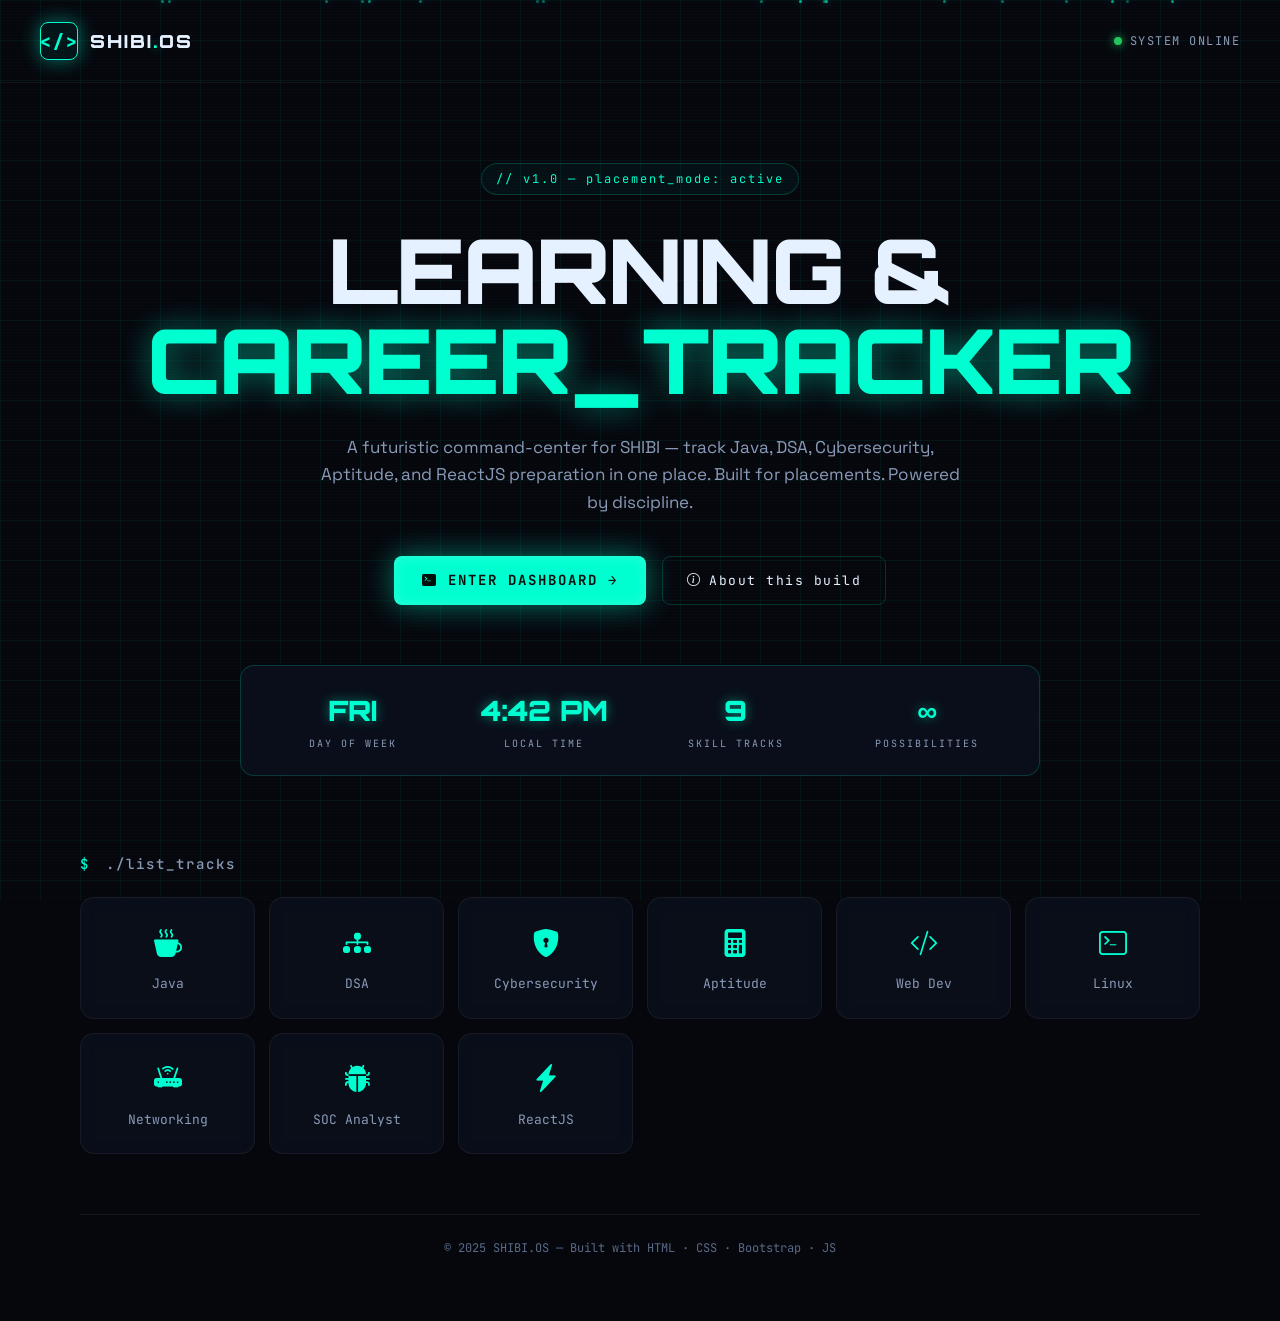
<file: index.html>
<!DOCTYPE html>
<html lang="en">
<head>
  <meta charset="UTF-8" />
  <meta name="viewport" content="width=device-width, initial-scale=1.0" />
  <title>SHIBI // Learning & Career Tracker</title>

  <!-- Bootstrap 5 (CDN) -->
  <link
    href="https://cdn.jsdelivr.net/npm/bootstrap@5.3.3/dist/css/bootstrap.min.css"
    rel="stylesheet"
  />

  <!-- Bootstrap Icons -->
  <link
    rel="stylesheet"
    href="https://cdn.jsdelivr.net/npm/bootstrap-icons@1.11.3/font/bootstrap-icons.css"
  />

  <!-- Google Fonts: JetBrains Mono (terminal) + Orbitron (display) + Inter (body fallback) -->
  <link rel="preconnect" href="https://fonts.googleapis.com" />
  <link rel="preconnect" href="https://fonts.gstatic.com" crossorigin />
  <link
    href="https://fonts.googleapis.com/css2?family=JetBrains+Mono:wght@400;500;700&family=Orbitron:wght@500;700;900&family=Space+Grotesk:wght@400;500;700&display=swap"
    rel="stylesheet"
  />

  <!-- Our custom styles -->
  <link rel="stylesheet" href="assets/css/style.css" />
</head>
<body class="landing-page">

  <!-- Animated matrix background canvas -->
  <canvas id="matrix-bg"></canvas>

  <!-- Floating particles overlay -->
  <div class="particles" id="particles"></div>

  <!-- Top nav -->
  <nav class="landing-nav">
    <div class="brand">
      <span class="brand-logo">&lt;/&gt;</span>
      <span class="brand-text">SHIBI<span class="brand-dot">.</span>OS</span>
    </div>
    <div class="nav-status">
      <span class="status-dot"></span>
      <span class="status-text">SYSTEM ONLINE</span>
    </div>
  </nav>

  <!-- Hero -->
  <main class="landing-hero">
    <div class="hero-tag">// v1.0 — placement_mode: active</div>

    <h1 class="hero-title">
      <span class="line line-1">LEARNING &amp;</span>
      <span class="line line-2">CAREER<span class="glow">_</span>TRACKER</span>
    </h1>

    <p class="hero-sub">
      A futuristic command-center for SHIBI — track Java, DSA, Cybersecurity,
      Aptitude, and ReactJS preparation in one place. Built for placements.
      Powered by discipline.
    </p>

    <div class="hero-actions">
      <a href="dashboard.html" class="btn-neon">
        <i class="bi bi-terminal-fill"></i>
        ENTER DASHBOARD
        <span class="btn-arrow">→</span>
      </a>
      <a href="#about" class="btn-ghost">
        <i class="bi bi-info-circle"></i> About this build
      </a>
    </div>

    <!-- Live stats strip -->
    <div class="hero-stats">
      <div class="hero-stat">
        <div class="hero-stat-num" id="liveDay">--</div>
        <div class="hero-stat-label">DAY OF WEEK</div>
      </div>
      <div class="hero-stat">
        <div class="hero-stat-num" id="liveTime">--:--</div>
        <div class="hero-stat-label">LOCAL TIME</div>
      </div>
      <div class="hero-stat">
        <div class="hero-stat-num">9</div>
        <div class="hero-stat-label">SKILL TRACKS</div>
      </div>
      <div class="hero-stat">
        <div class="hero-stat-num">∞</div>
        <div class="hero-stat-label">POSSIBILITIES</div>
      </div>
    </div>

    <!-- Tracks preview row -->
    <section id="about" class="tracks-preview">
      <h2 class="section-title">
        <span class="section-prompt">$</span> ./list_tracks
      </h2>
      <div class="track-grid">
        <div class="track-card"><i class="bi bi-cup-hot-fill"></i><span>Java</span></div>
        <div class="track-card"><i class="bi bi-diagram-3-fill"></i><span>DSA</span></div>
        <div class="track-card"><i class="bi bi-shield-lock-fill"></i><span>Cybersecurity</span></div>
        <div class="track-card"><i class="bi bi-calculator-fill"></i><span>Aptitude</span></div>
        <div class="track-card"><i class="bi bi-code-slash"></i><span>Web Dev</span></div>
        <div class="track-card"><i class="bi bi-terminal"></i><span>Linux</span></div>
        <div class="track-card"><i class="bi bi-router-fill"></i><span>Networking</span></div>
        <div class="track-card"><i class="bi bi-bug-fill"></i><span>SOC Analyst</span></div>
        <div class="track-card"><i class="bi bi-lightning-charge-fill"></i><span>ReactJS</span></div>
      </div>
    </section>

    <footer class="landing-footer">
      <span>&copy; 2025 SHIBI.OS — Built with HTML · CSS · Bootstrap · JS</span>
    </footer>
  </main>

  <!-- Bootstrap JS Bundle -->
  <script src="https://cdn.jsdelivr.net/npm/bootstrap@5.3.3/dist/js/bootstrap.bundle.min.js"></script>
  <!-- Our shared JS (matrix bg, particles, clock) -->
  <script src="assets/js/effects.js"></script>
  <script>
    // Live clock on landing page
    function updateClock() {
      const now = new Date();
      const days = ['SUN','MON','TUE','WED','THU','FRI','SAT'];
      document.getElementById('liveDay').textContent = days[now.getDay()];
      let h = now.getHours(), m = now.getMinutes();
      const ampm = h >= 12 ? 'PM' : 'AM';
      h = h % 12 || 12;
      document.getElementById('liveTime').textContent = `${h}:${String(m).padStart(2,'0')} ${ampm}`;
    }
    updateClock();
    setInterval(updateClock, 1000);
  </script>
</body>
</html>
</file>
<file: assets/css/style.css>
/* ==========================================================
   SHIBI.OS  —  Learning & Career Tracker
   Author: built for SHIBI's placement journey
   Theme : Futuristic cybersecurity terminal + glassmorphism
   ========================================================== */

/* ---------- 1. THEME VARIABLES ---------- */
:root {
  --bg-deep   : #05070d;
  --bg-base   : #0a0f1c;
  --bg-elev   : #0e1525;
  --bg-glass  : rgba(14, 21, 37, 0.55);
  --border    : rgba(0, 255, 208, 0.18);
  --border-soft: rgba(255, 255, 255, 0.06);

  --text      : #e6f1ff;
  --text-mute : #8a9bb8;
  --text-dim  : #5a6a85;

  --accent       : #00ffd0;        /* changeable via settings */
  --accent-glow  : rgba(0, 255, 208, 0.45);
  --accent-pink  : #ec4899;
  --accent-yellow: #facc15;
  --accent-red   : #ff4d6d;
  --accent-green : #22c55e;

  --grid-line: rgba(0, 255, 208, 0.05);

  --font-mono   : 'JetBrains Mono', ui-monospace, monospace;
  --font-display: 'Orbitron', sans-serif;
  --font-body   : 'Space Grotesk', system-ui, sans-serif;

  --shadow-glow: 0 0 20px var(--accent-glow);
  --radius     : 14px;
}

/* Light mode overrides */
body.light-mode {
  --bg-deep   : #f1f4fb;
  --bg-base   : #ffffff;
  --bg-elev   : #f7f9ff;
  --bg-glass  : rgba(255, 255, 255, 0.7);
  --border    : rgba(0, 150, 130, 0.25);
  --border-soft: rgba(0, 0, 0, 0.08);
  --text      : #0f1729;
  --text-mute : #4a5878;
  --text-dim  : #8090ac;
  --grid-line : rgba(0, 150, 130, 0.06);
}

/* ---------- 2. RESET / BASE ---------- */
* { box-sizing: border-box; }
html, body {
  margin: 0;
  padding: 0;
  background: var(--bg-deep);
  color: var(--text);
  font-family: var(--font-body);
  min-height: 100vh;
  overflow-x: hidden;
}
body::before {
  /* subtle scanlines */
  content: "";
  position: fixed; inset: 0;
  background: repeating-linear-gradient(
    to bottom,
    transparent 0,
    transparent 2px,
    rgba(255,255,255,0.012) 2px,
    rgba(255,255,255,0.012) 3px
  );
  pointer-events: none;
  z-index: 2;
}
body::after {
  /* grid */
  content: "";
  position: fixed; inset: 0;
  background-image:
    linear-gradient(var(--grid-line) 1px, transparent 1px),
    linear-gradient(90deg, var(--grid-line) 1px, transparent 1px);
  background-size: 40px 40px;
  pointer-events: none;
  z-index: 1;
}
a { color: var(--accent); text-decoration: none; }
a:hover { text-shadow: 0 0 8px var(--accent-glow); }

/* Matrix background canvas */
#matrix-bg {
  position: fixed;
  inset: 0;
  z-index: 0;
  opacity: 0.18;
  pointer-events: none;
}
body.light-mode #matrix-bg { opacity: 0.08; }

/* Particles */
.particles {
  position: fixed;
  inset: 0;
  z-index: 1;
  pointer-events: none;
  overflow: hidden;
}
.particle {
  position: absolute;
  width: 3px; height: 3px;
  background: var(--accent);
  border-radius: 50%;
  box-shadow: 0 0 8px var(--accent);
  opacity: 0.5;
  animation: floatUp linear infinite;
}
@keyframes floatUp {
  0%   { transform: translateY(100vh) scale(0.5); opacity: 0; }
  10%  { opacity: 0.6; }
  90%  { opacity: 0.6; }
  100% { transform: translateY(-10vh) scale(1); opacity: 0; }
}

/* ---------- 3. LANDING PAGE ---------- */
.landing-page { position: relative; }

.landing-nav {
  position: relative;
  z-index: 5;
  display: flex;
  justify-content: space-between;
  align-items: center;
  padding: 22px 40px;
  border-bottom: 1px solid var(--border-soft);
}
.brand {
  display: flex; align-items: center; gap: 12px;
  font-family: var(--font-display);
  font-weight: 900;
  font-size: 18px;
  letter-spacing: 2px;
}
.brand-logo {
  display: inline-flex; align-items: center; justify-content: center;
  width: 38px; height: 38px;
  border: 1px solid var(--accent);
  background: rgba(0,255,208,0.06);
  border-radius: 8px;
  font-family: var(--font-mono);
  color: var(--accent);
  box-shadow: var(--shadow-glow);
}
.brand-text { color: var(--text); }
.brand-dot  { color: var(--accent); text-shadow: 0 0 10px var(--accent); }

.nav-status {
  display: flex; align-items: center; gap: 8px;
  font-family: var(--font-mono);
  font-size: 12px;
  letter-spacing: 1.5px;
  color: var(--text-mute);
}
.status-dot {
  width: 8px; height: 8px;
  background: var(--accent-green);
  border-radius: 50%;
  box-shadow: 0 0 10px var(--accent-green);
  animation: pulseDot 2s ease-in-out infinite;
}
@keyframes pulseDot {
  0%,100% { opacity: 1; }
  50%     { opacity: 0.4; }
}

.landing-hero {
  position: relative;
  z-index: 5;
  max-width: 1200px;
  margin: 0 auto;
  padding: 80px 40px 40px;
  text-align: center;
}
.hero-tag {
  display: inline-block;
  font-family: var(--font-mono);
  font-size: 12px;
  letter-spacing: 2px;
  color: var(--accent);
  padding: 6px 14px;
  border: 1px solid var(--border);
  border-radius: 30px;
  background: rgba(0,255,208,0.04);
  margin-bottom: 30px;
}
.hero-title {
  font-family: var(--font-display);
  font-weight: 900;
  font-size: clamp(2.5rem, 7vw, 6rem);
  line-height: 1;
  letter-spacing: -2px;
  margin: 0 0 30px;
}
.hero-title .line { display: block; }
.hero-title .line-1 { color: var(--text); }
.hero-title .line-2 {
  color: var(--accent);
  text-shadow: 0 0 30px var(--accent-glow);
}
.glow {
  display: inline-block;
  animation: blink 1s steps(2) infinite;
}
@keyframes blink { 0%,100%{opacity:1;} 50%{opacity:0;} }

.hero-sub {
  max-width: 640px;
  margin: 0 auto 40px;
  font-size: 17px;
  color: var(--text-mute);
  line-height: 1.6;
}

.hero-actions {
  display: flex; gap: 16px; flex-wrap: wrap; justify-content: center;
  margin-bottom: 60px;
}

.btn-neon {
  display: inline-flex; align-items: center; gap: 10px;
  font-family: var(--font-mono);
  font-weight: 700;
  font-size: 14px;
  letter-spacing: 2px;
  padding: 14px 28px;
  background: var(--accent);
  color: #03110d;
  border: none;
  border-radius: 8px;
  box-shadow: 0 0 30px var(--accent-glow), inset 0 0 12px rgba(255,255,255,0.2);
  cursor: pointer;
  transition: transform .2s, box-shadow .2s;
}
.btn-neon:hover {
  transform: translateY(-2px);
  box-shadow: 0 0 50px var(--accent), inset 0 0 16px rgba(255,255,255,0.3);
  color: #03110d;
}
.btn-neon .btn-arrow { transition: transform .2s; }
.btn-neon:hover .btn-arrow { transform: translateX(4px); }

.btn-ghost {
  display: inline-flex; align-items: center; gap: 8px;
  font-family: var(--font-mono);
  font-size: 13px;
  letter-spacing: 1.5px;
  padding: 14px 24px;
  background: transparent;
  color: var(--text);
  border: 1px solid var(--border);
  border-radius: 8px;
  cursor: pointer;
  transition: background .2s, border-color .2s;
}
.btn-ghost:hover {
  background: rgba(0,255,208,0.06);
  border-color: var(--accent);
  color: var(--accent);
}

/* Hero stats strip */
.hero-stats {
  display: grid;
  grid-template-columns: repeat(4, 1fr);
  gap: 16px;
  max-width: 800px;
  margin: 0 auto 80px;
  padding: 24px;
  background: var(--bg-glass);
  backdrop-filter: blur(12px);
  -webkit-backdrop-filter: blur(12px);
  border: 1px solid var(--border);
  border-radius: var(--radius);
}
.hero-stat { text-align: center; }
.hero-stat-num {
  font-family: var(--font-display);
  font-size: 28px;
  font-weight: 900;
  color: var(--accent);
  text-shadow: 0 0 12px var(--accent-glow);
}
.hero-stat-label {
  font-family: var(--font-mono);
  font-size: 10px;
  letter-spacing: 2px;
  color: var(--text-mute);
  margin-top: 4px;
}

.section-title {
  font-family: var(--font-mono);
  font-size: 14px;
  letter-spacing: 2px;
  color: var(--text-mute);
  margin-bottom: 24px;
  text-align: left;
}
.section-prompt { color: var(--accent); margin-right: 6px; }

.tracks-preview { margin-top: 40px; text-align: left; }
.track-grid {
  display: grid;
  grid-template-columns: repeat(auto-fill, minmax(150px, 1fr));
  gap: 14px;
}
.track-card {
  display: flex; flex-direction: column; align-items: center; gap: 10px;
  padding: 24px 12px;
  background: var(--bg-glass);
  backdrop-filter: blur(10px);
  border: 1px solid var(--border-soft);
  border-radius: var(--radius);
  font-family: var(--font-mono);
  font-size: 13px;
  color: var(--text-mute);
  transition: all .25s;
  cursor: default;
}
.track-card i { font-size: 28px; color: var(--accent); }
.track-card:hover {
  transform: translateY(-4px);
  border-color: var(--accent);
  background: rgba(0,255,208,0.05);
  color: var(--text);
  box-shadow: var(--shadow-glow);
}

.landing-footer {
  margin-top: 60px;
  padding: 24px 0;
  text-align: center;
  font-family: var(--font-mono);
  font-size: 12px;
  color: var(--text-dim);
  border-top: 1px solid var(--border-soft);
}

/* ---------- 4. DASHBOARD LAYOUT ---------- */
.dashboard-page {
  display: grid;
  grid-template-columns: 240px 1fr;
  min-height: 100vh;
}

/* ===== SIDEBAR ===== */
.sidebar {
  position: sticky;
  top: 0;
  height: 100vh;
  z-index: 10;
  background: rgba(5, 7, 13, 0.85);
  backdrop-filter: blur(20px);
  -webkit-backdrop-filter: blur(20px);
  border-right: 1px solid var(--border);
  display: flex;
  flex-direction: column;
  padding: 22px 16px;
}
body.light-mode .sidebar { background: rgba(255,255,255,0.9); }

.sidebar-header {
  display: flex; align-items: center; gap: 10px;
  font-family: var(--font-display);
  font-weight: 900;
  font-size: 15px;
  letter-spacing: 2px;
  padding: 0 8px 22px;
  border-bottom: 1px solid var(--border-soft);
  margin-bottom: 14px;
}
.sidebar-nav {
  display: flex; flex-direction: column; gap: 4px;
  flex: 1;
  overflow-y: auto;
}
.sidebar-nav::-webkit-scrollbar { width: 4px; }
.sidebar-nav::-webkit-scrollbar-thumb { background: var(--border); border-radius: 4px; }

.nav-link {
  display: flex; align-items: center; gap: 12px;
  padding: 11px 14px;
  font-family: var(--font-mono);
  font-size: 13px;
  color: var(--text-mute);
  border-radius: 8px;
  transition: all .2s;
  border-left: 2px solid transparent;
}
.nav-link i { font-size: 16px; width: 20px; text-align: center; }
.nav-link:hover {
  background: rgba(0,255,208,0.04);
  color: var(--text);
}
.nav-link.active {
  color: var(--accent);
  background: rgba(0,255,208,0.08);
  border-left-color: var(--accent);
  box-shadow: inset 0 0 20px rgba(0,255,208,0.06);
}
.sidebar-footer {
  padding-top: 14px;
  border-top: 1px solid var(--border-soft);
}
.back-link {
  display: flex; align-items: center; gap: 10px;
  padding: 10px 14px;
  font-family: var(--font-mono);
  font-size: 12px;
  color: var(--text-mute);
  border-radius: 8px;
  transition: all .2s;
}
.back-link:hover { color: var(--accent-red); }

/* ===== MAIN CONTENT ===== */
.main-content {
  position: relative;
  z-index: 5;
  padding: 0;
  min-width: 0; /* important for grid overflow */
}

.topbar {
  position: sticky;
  top: 0;
  z-index: 9;
  display: flex;
  align-items: center;
  gap: 16px;
  padding: 16px 28px;
  background: rgba(10, 15, 28, 0.7);
  backdrop-filter: blur(14px);
  -webkit-backdrop-filter: blur(14px);
  border-bottom: 1px solid var(--border-soft);
}
body.light-mode .topbar { background: rgba(255,255,255,0.7); }

.sidebar-toggle {
  display: none;
  background: transparent;
  border: 1px solid var(--border);
  color: var(--text);
  width: 38px; height: 38px;
  border-radius: 8px;
  font-size: 18px;
  cursor: pointer;
}

.topbar-search {
  flex: 1;
  display: flex; align-items: center; gap: 10px;
  background: var(--bg-elev);
  border: 1px solid var(--border-soft);
  padding: 8px 14px;
  border-radius: 8px;
  max-width: 420px;
}
.topbar-search i { color: var(--text-mute); }
.topbar-search input {
  flex: 1;
  background: transparent;
  border: none;
  outline: none;
  color: var(--text);
  font-family: var(--font-mono);
  font-size: 13px;
}
.topbar-search input::placeholder { color: var(--text-dim); }

.topbar-right {
  display: flex; align-items: center; gap: 12px;
  margin-left: auto;
}
.status-pill {
  display: inline-flex; align-items: center; gap: 6px;
  padding: 6px 12px;
  background: rgba(34, 197, 94, 0.1);
  border: 1px solid rgba(34, 197, 94, 0.3);
  border-radius: 30px;
  font-family: var(--font-mono);
  font-size: 11px;
  letter-spacing: 1.5px;
  color: var(--accent-green);
}
.topbar-clock {
  font-family: var(--font-mono);
  font-size: 13px;
  color: var(--accent);
  letter-spacing: 1px;
}
.icon-btn {
  width: 38px; height: 38px;
  background: transparent;
  border: 1px solid var(--border-soft);
  color: var(--text);
  border-radius: 8px;
  cursor: pointer;
  transition: all .2s;
}
.icon-btn:hover {
  border-color: var(--accent);
  color: var(--accent);
  box-shadow: var(--shadow-glow);
}

/* Content sections - shown/hidden via JS */
.content-section {
  display: none;
  padding: 28px;
  animation: fadeUp .4s ease;
}
.content-section.active { display: block; }
@keyframes fadeUp {
  from { opacity: 0; transform: translateY(8px); }
  to   { opacity: 1; transform: translateY(0); }
}

.section-head {
  display: flex;
  justify-content: space-between;
  align-items: flex-start;
  gap: 24px;
  margin-bottom: 24px;
  flex-wrap: wrap;
}
.prompt-line {
  font-family: var(--font-mono);
  font-size: 12px;
  color: var(--text-mute);
  margin: 0 0 8px;
  letter-spacing: 1px;
}
.prompt-symbol { color: var(--accent); }
.page-title {
  font-family: var(--font-display);
  font-weight: 900;
  font-size: clamp(1.8rem, 3.5vw, 2.6rem);
  margin: 0;
  letter-spacing: -1px;
}
.page-title .accent {
  color: var(--accent);
  text-shadow: 0 0 20px var(--accent-glow);
}
.page-sub {
  font-family: var(--font-mono);
  color: var(--text-mute);
  font-size: 13px;
  margin: 6px 0 0;
}

/* Quote box on home */
.quote-box {
  flex: 1;
  max-width: 380px;
  padding: 18px 22px;
  background: var(--bg-glass);
  backdrop-filter: blur(10px);
  border: 1px solid var(--border);
  border-left: 3px solid var(--accent);
  border-radius: 10px;
  position: relative;
}
.quote-box i {
  position: absolute;
  top: -10px; left: 14px;
  font-size: 28px;
  color: var(--accent);
  background: var(--bg-deep);
  padding: 0 6px;
}
.quote-box p {
  margin: 4px 0 0;
  font-style: italic;
  color: var(--text-mute);
  font-size: 14px;
  line-height: 1.5;
}

/* ---------- 5. PANELS / GLASS CARDS ---------- */
.glass {
  background: var(--bg-glass);
  backdrop-filter: blur(14px);
  -webkit-backdrop-filter: blur(14px);
  border: 1px solid var(--border);
  border-radius: var(--radius);
  position: relative;
  overflow: hidden;
}
.glass::before {
  /* corner ticks */
  content: "";
  position: absolute;
  top: 0; left: 0;
  width: 14px; height: 14px;
  border-top: 1px solid var(--accent);
  border-left: 1px solid var(--accent);
}
.glass::after {
  content: "";
  position: absolute;
  bottom: 0; right: 0;
  width: 14px; height: 14px;
  border-bottom: 1px solid var(--accent);
  border-right: 1px solid var(--accent);
}

.panel { padding: 20px; }
.panel-head {
  display: flex; justify-content: space-between; align-items: center;
  margin-bottom: 14px;
}
.panel-head h3 {
  font-family: var(--font-display);
  font-size: 15px;
  font-weight: 700;
  letter-spacing: 1px;
  margin: 0;
}
.panel-head h3 i { color: var(--accent); margin-right: 6px; }

.badge-soft {
  font-family: var(--font-mono);
  font-size: 11px;
  letter-spacing: 1.2px;
  padding: 4px 10px;
  background: rgba(0,255,208,0.08);
  color: var(--accent);
  border: 1px solid var(--border);
  border-radius: 20px;
}

/* KPI cards */
.kpi-row { margin-top: 6px; }
.kpi-card {
  padding: 20px;
  text-align: left;
  transition: transform .25s, box-shadow .25s;
}
.kpi-card:hover {
  transform: translateY(-3px);
  box-shadow: 0 8px 30px rgba(0,0,0,0.4), 0 0 25px var(--accent-glow);
}
.kpi-icon {
  display: inline-flex;
  width: 40px; height: 40px;
  align-items: center; justify-content: center;
  border-radius: 10px;
  background: rgba(0,255,208,0.1);
  color: var(--accent);
  font-size: 20px;
  margin-bottom: 12px;
}
.kpi-val {
  font-family: var(--font-display);
  font-weight: 900;
  font-size: 30px;
  color: var(--text);
  line-height: 1;
  margin-bottom: 4px;
}
.kpi-label {
  font-family: var(--font-mono);
  font-size: 10px;
  letter-spacing: 2px;
  color: var(--text-mute);
}

/* Goals list */
.goals-list {
  list-style: none; padding: 0; margin: 0;
}
.goals-list li {
  display: flex; align-items: center; gap: 10px;
  padding: 10px 12px;
  border-bottom: 1px solid var(--border-soft);
  font-family: var(--font-mono);
  font-size: 13px;
  color: var(--text);
}
.goals-list li:last-child { border-bottom: none; }
.goals-list li .goal-text { flex: 1; }
.goals-list li.done .goal-text { text-decoration: line-through; color: var(--text-dim); }
.goal-check {
  width: 18px; height: 18px;
  border: 1px solid var(--accent);
  border-radius: 4px;
  cursor: pointer;
  display: inline-flex; align-items: center; justify-content: center;
  flex-shrink: 0;
}
.goal-check.checked {
  background: var(--accent);
  color: #03110d;
}
.goal-del {
  background: transparent; border: none;
  color: var(--text-dim);
  cursor: pointer;
  font-size: 14px;
}
.goal-del:hover { color: var(--accent-red); }

.empty-hint {
  text-align: center;
  font-family: var(--font-mono);
  font-size: 12px;
  color: var(--text-dim);
  padding: 20px 0 6px;
  margin: 0;
}

/* Quick grid */
.quick-grid {
  display: grid;
  grid-template-columns: repeat(3, 1fr);
  gap: 10px;
}
.quick-card {
  display: flex; flex-direction: column; align-items: center; gap: 8px;
  padding: 16px 8px;
  background: rgba(0,255,208,0.04);
  border: 1px solid var(--border-soft);
  border-radius: 10px;
  color: var(--text);
  transition: all .2s;
  font-family: var(--font-mono);
  font-size: 11px;
  letter-spacing: 1px;
}
.quick-card i { font-size: 22px; color: var(--accent); }
.quick-card:hover {
  border-color: var(--accent);
  transform: translateY(-2px);
  box-shadow: var(--shadow-glow);
  color: var(--accent);
}

/* Buttons */
.mini-btn {
  display: inline-flex; align-items: center; gap: 6px;
  font-family: var(--font-mono);
  font-size: 12px;
  letter-spacing: 1px;
  padding: 8px 14px;
  background: rgba(0,255,208,0.08);
  color: var(--accent);
  border: 1px solid var(--border);
  border-radius: 6px;
  cursor: pointer;
  transition: all .2s;
}
.mini-btn:hover {
  background: var(--accent);
  color: #03110d;
  box-shadow: var(--shadow-glow);
}
.mini-btn.outline {
  background: transparent;
  color: var(--text-mute);
  border-color: var(--border-soft);
}
.mini-btn.outline:hover {
  background: rgba(255,77,109,0.1);
  color: var(--accent-red);
  border-color: var(--accent-red);
}
.mini-btn.primary {
  background: var(--accent);
  color: #03110d;
}
.mini-btn.primary:hover {
  background: var(--accent);
  box-shadow: 0 0 25px var(--accent);
}

/* Hours bar */
.hours-controls {
  display: flex; gap: 8px; flex-wrap: wrap; margin: 12px 0;
}
.hours-bar-wrap {
  height: 12px;
  background: var(--bg-elev);
  border-radius: 30px;
  overflow: hidden;
  margin-top: 8px;
  border: 1px solid var(--border-soft);
}
.hours-bar {
  height: 100%;
  width: 0%;
  background: linear-gradient(90deg, var(--accent), var(--accent-pink));
  box-shadow: 0 0 12px var(--accent);
  transition: width .4s;
}
.hours-target {
  font-family: var(--font-mono);
  font-size: 11px;
  color: var(--text-mute);
  margin: 6px 0 0;
}

/* Task snapshot */
.task-snapshot {
  display: grid;
  grid-template-columns: repeat(3, 1fr);
  gap: 10px;
}
.snap-box {
  padding: 18px 10px;
  text-align: center;
  border-radius: 10px;
  border: 1px solid var(--border-soft);
}
.snap-num {
  font-family: var(--font-display);
  font-size: 28px;
  font-weight: 900;
  line-height: 1;
}
.snap-label {
  font-family: var(--font-mono);
  font-size: 10px;
  letter-spacing: 1.5px;
  color: var(--text-mute);
  margin-top: 4px;
}
.snap-pending .snap-num { color: var(--accent-yellow); }
.snap-done .snap-num    { color: var(--accent-green); }
.snap-total .snap-num   { color: var(--accent); }

.text-muted-soft { color: var(--text-mute); font-size: 13px; }

/* ---------- 6. PROGRESS / CHECKLISTS ---------- */
.progress-track {
  width: 100%;
  height: 8px;
  background: var(--bg-elev);
  border-radius: 30px;
  overflow: hidden;
  margin-bottom: 16px;
  border: 1px solid var(--border-soft);
}
.progress-fill {
  height: 100%;
  width: 0%;
  background: linear-gradient(90deg, var(--accent), var(--accent-pink));
  box-shadow: 0 0 14px var(--accent);
  transition: width .5s;
}

.check-list {
  list-style: none; padding: 0; margin: 0;
  display: grid;
  grid-template-columns: repeat(auto-fill, minmax(220px, 1fr));
  gap: 8px;
}
.check-list li {
  display: flex; align-items: center; gap: 10px;
  padding: 10px 12px;
  background: rgba(255,255,255,0.02);
  border: 1px solid var(--border-soft);
  border-radius: 8px;
  font-family: var(--font-mono);
  font-size: 13px;
  cursor: pointer;
  transition: all .2s;
  user-select: none;
}
.check-list li:hover {
  border-color: var(--accent);
  background: rgba(0,255,208,0.04);
}
.check-list li .check-box {
  width: 18px; height: 18px;
  border: 1px solid var(--text-mute);
  border-radius: 4px;
  display: inline-flex; align-items: center; justify-content: center;
  font-size: 12px;
  flex-shrink: 0;
}
.check-list li.checked {
  border-color: var(--accent);
  background: rgba(0,255,208,0.06);
}
.check-list li.checked .check-box {
  background: var(--accent);
  border-color: var(--accent);
  color: #03110d;
}
.check-list li.checked span:last-child {
  text-decoration: line-through;
  color: var(--text-dim);
}

/* Diff tags */
.diff-tags { display: flex; gap: 10px; flex-wrap: wrap; }
.diff-tag {
  font-family: var(--font-mono);
  font-size: 11px;
  font-weight: 700;
  letter-spacing: 1.5px;
  padding: 6px 14px;
  border-radius: 20px;
}
.diff-tag.easy { background: rgba(34,197,94,0.12);  color: var(--accent-green); border: 1px solid rgba(34,197,94,0.3); }
.diff-tag.med  { background: rgba(250,204,21,0.12); color: var(--accent-yellow); border: 1px solid rgba(250,204,21,0.3); }
.diff-tag.hard { background: rgba(255,77,109,0.12); color: var(--accent-red); border: 1px solid rgba(255,77,109,0.3); }

.lab-controls { display: flex; gap: 10px; flex-wrap: wrap; }

/* ---------- 7. PLANNER ---------- */
.task-form {
  display: flex; gap: 10px; flex-wrap: wrap;
}
.task-form input, .task-form select, .task-form textarea {
  background: var(--bg-elev);
  border: 1px solid var(--border-soft);
  color: var(--text);
  padding: 10px 14px;
  border-radius: 8px;
  font-family: var(--font-mono);
  font-size: 13px;
  outline: none;
  transition: border-color .2s;
}
.task-form input:focus, .task-form select:focus {
  border-color: var(--accent);
}
.task-form input { flex: 1; min-width: 200px; }

.task-list {
  list-style: none; padding: 0; margin: 0;
}
.task-list li {
  display: flex; align-items: center; gap: 10px;
  padding: 12px;
  border-bottom: 1px solid var(--border-soft);
  font-family: var(--font-mono);
  font-size: 13px;
}
.task-list li:last-child { border-bottom: none; }
.task-list li .task-text { flex: 1; }
.task-list li.done .task-text { text-decoration: line-through; color: var(--text-dim); }
.task-prio {
  font-family: var(--font-mono);
  font-size: 10px;
  font-weight: 700;
  letter-spacing: 1px;
  padding: 3px 8px;
  border-radius: 20px;
}
.task-prio.low    { background: rgba(34,197,94,0.12);  color: var(--accent-green); }
.task-prio.medium { background: rgba(250,204,21,0.12); color: var(--accent-yellow); }
.task-prio.high   { background: rgba(255,77,109,0.12); color: var(--accent-red); }

.task-action {
  background: transparent;
  border: none;
  color: var(--text-mute);
  cursor: pointer;
  font-size: 14px;
  padding: 4px 6px;
}
.task-action:hover { color: var(--accent); }
.task-action.del:hover { color: var(--accent-red); }

#notesArea {
  width: 100%;
  min-height: 140px;
  background: var(--bg-elev);
  border: 1px solid var(--border-soft);
  color: var(--text);
  padding: 14px;
  border-radius: 8px;
  font-family: var(--font-mono);
  font-size: 13px;
  outline: none;
  resize: vertical;
}
#notesArea:focus { border-color: var(--accent); }

/* ---------- 8. CHARTS ---------- */
.chart-panel canvas {
  max-height: 280px;
}

/* ---------- 9. POMODORO ---------- */
.pomo-panel {
  text-align: center;
  padding: 36px 20px;
}
.pomo-mode {
  display: inline-flex;
  gap: 6px;
  background: var(--bg-elev);
  padding: 4px;
  border-radius: 30px;
  border: 1px solid var(--border-soft);
  margin-bottom: 30px;
}
.pomo-mode-btn {
  font-family: var(--font-mono);
  font-size: 11px;
  letter-spacing: 1.5px;
  padding: 8px 16px;
  background: transparent;
  color: var(--text-mute);
  border: none;
  border-radius: 30px;
  cursor: pointer;
  transition: all .2s;
}
.pomo-mode-btn.active {
  background: var(--accent);
  color: #03110d;
  box-shadow: var(--shadow-glow);
}

.pomo-display {
  position: relative;
  width: 280px;
  height: 280px;
  margin: 0 auto 24px;
}
.pomo-ring {
  width: 100%;
  height: 100%;
  transform: rotate(-90deg);
}
.pomo-ring-bg {
  fill: none;
  stroke: var(--bg-elev);
  stroke-width: 6;
}
.pomo-ring-fill {
  fill: none;
  stroke: var(--accent);
  stroke-width: 6;
  stroke-linecap: round;
  stroke-dasharray: 565.48;
  stroke-dashoffset: 0;
  filter: drop-shadow(0 0 8px var(--accent));
  transition: stroke-dashoffset 1s linear;
}
.pomo-time {
  position: absolute;
  inset: 0;
  display: flex; align-items: center; justify-content: center;
  font-family: var(--font-display);
  font-weight: 900;
  font-size: 56px;
  color: var(--text);
  text-shadow: 0 0 20px var(--accent-glow);
}

.pomo-controls {
  display: flex; gap: 12px; justify-content: center; flex-wrap: wrap;
}

/* ---------- 10. BADGES ---------- */
.badge-card {
  text-align: center;
  padding: 24px 14px;
  position: relative;
  transition: all .25s;
}
.badge-card.locked { opacity: 0.4; filter: grayscale(0.7); }
.badge-card .badge-icon {
  font-size: 36px;
  color: var(--accent);
  margin-bottom: 10px;
  filter: drop-shadow(0 0 10px var(--accent-glow));
}
.badge-card .badge-name {
  font-family: var(--font-display);
  font-weight: 700;
  font-size: 13px;
  letter-spacing: 1px;
  margin-bottom: 4px;
}
.badge-card .badge-desc {
  font-family: var(--font-mono);
  font-size: 11px;
  color: var(--text-mute);
  line-height: 1.4;
}
.weekly-chal {
  font-family: var(--font-mono);
  color: var(--text);
  margin: 0;
  padding: 10px 14px;
  background: rgba(0,255,208,0.05);
  border-left: 3px solid var(--accent);
  border-radius: 6px;
}

/* ---------- 11. GITHUB REPOS ---------- */
.repo-list { list-style: none; padding: 0; margin: 0; }
.repo-list li {
  display: flex; align-items: center; gap: 12px;
  padding: 12px;
  border-bottom: 1px solid var(--border-soft);
  font-family: var(--font-mono);
  font-size: 13px;
}
.repo-list li:last-child { border-bottom: none; }
.repo-list li i { color: var(--accent); }
.repo-list li a { flex: 1; color: var(--text); }
.repo-list li a:hover { color: var(--accent); }

.resource-list { list-style: none; padding: 0; margin: 0; }
.resource-list li {
  padding: 10px 12px;
  border-bottom: 1px solid var(--border-soft);
  font-family: var(--font-mono);
  font-size: 13px;
}
.resource-list li:last-child { border-bottom: none; }
.resource-list li::before {
  content: "→ ";
  color: var(--accent);
  margin-right: 4px;
}

/* ---------- 12. SETTINGS ---------- */
.theme-swatches { display: flex; gap: 12px; flex-wrap: wrap; }
.swatch {
  width: 38px; height: 38px;
  border-radius: 50%;
  background: var(--c);
  border: 2px solid transparent;
  cursor: pointer;
  box-shadow: 0 0 12px var(--c);
  transition: transform .2s;
}
.swatch:hover { transform: scale(1.15); }
.swatch.active {
  border-color: #fff;
  transform: scale(1.15);
}

.toggle-row {
  display: flex; justify-content: space-between; align-items: center;
  padding: 10px 0;
  font-family: var(--font-mono);
  font-size: 13px;
  border-bottom: 1px solid var(--border-soft);
}
.toggle-row:last-child { border-bottom: none; }
.toggle-row input[type="checkbox"] {
  appearance: none;
  width: 40px; height: 22px;
  background: var(--bg-elev);
  border: 1px solid var(--border-soft);
  border-radius: 30px;
  position: relative;
  cursor: pointer;
  transition: all .2s;
}
.toggle-row input[type="checkbox"]::before {
  content: "";
  position: absolute;
  top: 2px; left: 2px;
  width: 16px; height: 16px;
  background: var(--text-mute);
  border-radius: 50%;
  transition: all .2s;
}
.toggle-row input[type="checkbox"]:checked {
  background: var(--accent);
  border-color: var(--accent);
  box-shadow: var(--shadow-glow);
}
.toggle-row input[type="checkbox"]:checked::before {
  left: 20px;
  background: #03110d;
}

/* ---------- 13. TOASTS ---------- */
.toast-stack {
  position: fixed;
  bottom: 24px;
  right: 24px;
  z-index: 9999;
  display: flex;
  flex-direction: column;
  gap: 10px;
}
.toast-msg {
  background: var(--bg-glass);
  backdrop-filter: blur(14px);
  border: 1px solid var(--accent);
  border-left: 4px solid var(--accent);
  color: var(--text);
  padding: 12px 18px;
  border-radius: 8px;
  font-family: var(--font-mono);
  font-size: 13px;
  box-shadow: var(--shadow-glow);
  min-width: 240px;
  animation: toastIn .3s ease;
}
@keyframes toastIn {
  from { transform: translateX(100%); opacity: 0; }
  to   { transform: translateX(0); opacity: 1; }
}

/* ---------- 14. RESPONSIVE ---------- */
@media (max-width: 992px) {
  .dashboard-page { grid-template-columns: 1fr; }
  .sidebar {
    position: fixed;
    left: -260px;
    width: 240px;
    transition: left .3s;
  }
  .sidebar.open { left: 0; }
  .sidebar-toggle { display: inline-flex; align-items: center; justify-content: center; }
  .hero-stats { grid-template-columns: repeat(2, 1fr); }
  .quick-grid { grid-template-columns: repeat(2, 1fr); }
}
@media (max-width: 576px) {
  .landing-nav { padding: 16px 20px; }
  .landing-hero { padding: 50px 20px 30px; }
  .topbar { padding: 12px 16px; gap: 8px; }
  .topbar-search { max-width: none; }
  .topbar-clock { display: none; }
  .content-section { padding: 20px 16px; }
  .check-list { grid-template-columns: 1fr; }
  .pomo-display { width: 220px; height: 220px; }
  .pomo-time { font-size: 42px; }
  .hero-title { letter-spacing: -1px; }
}

/* ==========================================================
   SHIBI.OS v2 — New Component Styles
   ========================================================== */

/* ---------- XP Pill ---------- */
.xp-pill {
  font-family: var(--font-mono);
  font-size: 11px;
  color: var(--text);
  padding: 6px 12px;
  background: rgba(0,255,208,0.06);
  border: 1px solid var(--border);
  border-radius: 20px;
  min-width: 160px;
  text-align: center;
}
.xp-mini-bar {
  height: 3px;
  background: var(--bg-elev);
  border-radius: 3px;
  margin-top: 4px;
  overflow: hidden;
}
.xp-mini-fill {
  height: 100%;
  background: var(--accent);
  box-shadow: 0 0 6px var(--accent);
  transition: width .4s;
}
.xp-float {
  position: fixed;
  bottom: 80px;
  right: 32px;
  z-index: 9999;
  font-family: var(--font-display);
  font-size: 16px;
  font-weight: 700;
  color: var(--accent);
  text-shadow: 0 0 12px var(--accent-glow);
  pointer-events: none;
  transition: opacity .4s, transform .4s;
}

/* ---------- Mentor Banner ---------- */
.mentor-banner {
  padding: 20px 24px;
  border-radius: var(--radius);
  border: 1px solid var(--border);
  margin-bottom: 20px;
  position: relative;
  overflow: hidden;
}
.mentor-banner::before {
  content: '';
  position: absolute;
  left: 0; top: 0; bottom: 0;
  width: 4px;
  background: var(--accent);
  box-shadow: 0 0 12px var(--accent);
}
.mentor-top {
  display: flex;
  align-items: center;
  gap: 16px;
  margin-bottom: 10px;
  flex-wrap: wrap;
}
.mentor-status-pill {
  font-family: var(--font-mono);
  font-size: 12px;
  font-weight: 700;
  letter-spacing: 1px;
  padding: 5px 14px;
  border-radius: 20px;
}
.mentor-readiness {
  font-family: var(--font-display);
  font-size: 14px;
  font-weight: 700;
  color: var(--accent);
}
.mentor-message {
  font-size: 15px;
  color: var(--text);
  margin: 0 0 6px;
  font-style: italic;
}
.mentor-action {
  font-family: var(--font-mono);
  font-size: 12px;
  color: var(--text-mute);
  margin: 0;
}
.mentor-action i { color: var(--accent); margin-right: 4px; }

/* Status pill variants */
.status-pill-excellent { background: rgba(0,255,208,0.1); color: var(--accent); border: 1px solid var(--accent); }
.status-pill-on-track  { background: rgba(34,197,94,0.1); color: var(--accent-green); border: 1px solid rgba(34,197,94,0.4); }
.status-pill-behind    { background: rgba(250,204,21,0.1); color: var(--accent-yellow); border: 1px solid rgba(250,204,21,0.4); }
.status-pill-critical  { background: rgba(255,77,109,0.1); color: var(--accent-red); border: 1px solid rgba(255,77,109,0.4); }

.status-pill-excellent, .status-pill-on-track, .status-pill-behind, .status-pill-critical {
  padding: 4px 12px;
  border-radius: 20px;
  font-family: var(--font-mono);
  font-size: 11px;
  font-weight: 700;
  letter-spacing: 1px;
}

/* ---------- Targets Section ---------- */
.target-day-badge {
  font-family: var(--font-mono);
  font-size: 11px;
  color: var(--text-mute);
  padding: 4px 10px;
  background: var(--bg-elev);
  border-radius: 20px;
  border: 1px solid var(--border-soft);
}
.target-task-list {
  list-style: none; padding: 0; margin: 0;
}
.target-task-item {
  display: flex; align-items: flex-start; gap: 8px;
  padding: 8px 10px;
  font-family: var(--font-mono);
  font-size: 13px;
  border-bottom: 1px solid var(--border-soft);
  color: var(--text-mute);
}
.target-task-item i { color: var(--accent); flex-shrink: 0; margin-top: 2px; }
.target-check-list {
  list-style: none; padding: 0; margin: 0;
}
.target-item {
  display: flex; align-items: center; gap: 10px;
  padding: 10px 12px;
  border-bottom: 1px solid var(--border-soft);
  cursor: pointer;
  transition: background .2s;
  font-family: var(--font-mono);
  font-size: 12px;
}
.target-item:hover { background: rgba(0,255,208,0.03); }
.target-item:last-child { border-bottom: none; }
.target-item.done .target-text { text-decoration: line-through; color: var(--text-dim); }
.target-check {
  width: 18px; height: 18px;
  border: 1px solid var(--accent);
  border-radius: 4px;
  display: inline-flex; align-items: center; justify-content: center;
  font-size: 11px;
  flex-shrink: 0;
}
.target-check.checked { background: var(--accent); color: #03110d; }
.target-text { flex: 1; color: var(--text); }
.target-type-tag, .target-cat-tag {
  font-size: 10px;
  padding: 2px 7px;
  border-radius: 10px;
  background: rgba(0,255,208,0.08);
  color: var(--accent);
  border: 1px solid var(--border);
  white-space: nowrap;
}
.type-test { background: rgba(250,204,21,0.1); color: var(--accent-yellow); border-color: rgba(250,204,21,0.3); }
.type-practice { background: rgba(34,197,94,0.1); color: var(--accent-green); border-color: rgba(34,197,94,0.3); }
.type-revision { background: rgba(168,85,247,0.1); color: #a855f7; border-color: rgba(168,85,247,0.3); }
.today-target-header {
  display: flex; justify-content: space-between; align-items: center;
  margin-bottom: 12px;
  flex-wrap: wrap; gap: 8px;
}
.today-day-num {
  font-family: var(--font-display);
  font-size: 22px;
  font-weight: 900;
  color: var(--accent);
  text-shadow: 0 0 12px var(--accent-glow);
}
.today-phase {
  font-family: var(--font-mono);
  font-size: 11px;
  color: var(--text-mute);
}

/* ---------- Mission / 90-Day ---------- */
.mission-day-header {
  display: flex; justify-content: space-between; align-items: flex-start;
  margin-bottom: 16px; flex-wrap: wrap; gap: 10px;
}
.mission-day-number {
  font-family: var(--font-display);
  font-size: 28px;
  font-weight: 900;
  color: var(--accent);
  text-shadow: 0 0 16px var(--accent-glow);
}
.mission-phase-tag {
  font-family: var(--font-mono);
  font-size: 11px;
  color: var(--text-mute);
  margin-top: 4px;
}
.mission-hours-badge {
  font-family: var(--font-mono);
  font-size: 13px;
  padding: 6px 14px;
  background: rgba(0,255,208,0.08);
  border: 1px solid var(--border);
  border-radius: 20px;
  color: var(--accent);
}
.mission-subjects-grid {
  display: grid;
  grid-template-columns: repeat(auto-fill, minmax(200px, 1fr));
  gap: 10px;
  margin-bottom: 16px;
}
.mission-subject-card {
  background: rgba(255,255,255,0.02);
  border: 1px solid var(--border-soft);
  border-radius: 10px;
  padding: 12px;
}
.mission-subject-head {
  font-family: var(--font-display);
  font-size: 12px;
  font-weight: 700;
  color: var(--accent);
  margin-bottom: 8px;
}
.mission-subject-card ul {
  padding-left: 14px;
  margin: 0;
  font-family: var(--font-mono);
  font-size: 12px;
  color: var(--text-mute);
}
.mission-tasks-section h5 {
  font-family: var(--font-display);
  font-size: 13px;
  font-weight: 700;
  color: var(--text);
  margin-bottom: 8px;
}
.roadmap-task-list {
  list-style: none; padding: 0; margin: 0;
}
.roadmap-task-item {
  display: flex; align-items: center; gap: 10px;
  padding: 10px 12px;
  border-bottom: 1px solid var(--border-soft);
  cursor: pointer;
  font-family: var(--font-mono);
  font-size: 13px;
  transition: background .2s;
}
.roadmap-task-item:hover { background: rgba(0,255,208,0.03); }
.roadmap-task-item.done span:last-child { text-decoration: line-through; color: var(--text-dim); }
.task-check {
  width: 18px; height: 18px;
  border: 1px solid var(--accent);
  border-radius: 4px;
  display: inline-flex; align-items: center; justify-content: center;
  font-size: 11px;
  flex-shrink: 0;
}
.task-check.checked { background: var(--accent); color: #03110d; }
.mini-days-scroller {
  display: flex; gap: 10px; overflow-x: auto; padding-bottom: 8px;
}
.mini-days-scroller::-webkit-scrollbar { height: 4px; }
.mini-days-scroller::-webkit-scrollbar-thumb { background: var(--border); border-radius: 4px; }
.mini-day-card {
  flex-shrink: 0;
  width: 110px;
  padding: 14px 10px;
  background: var(--bg-elev);
  border: 1px solid var(--border-soft);
  border-radius: 10px;
  text-align: center;
  font-family: var(--font-mono);
  font-size: 11px;
  transition: all .2s;
}
.mini-day-card:hover { border-color: var(--accent); background: rgba(0,255,208,0.05); }
.mini-day-card.done { border-color: var(--accent-green); background: rgba(34,197,94,0.05); }
.mini-day-num { font-family: var(--font-display); font-size: 14px; font-weight: 700; color: var(--accent); }
.mini-day-phase { color: var(--text-mute); margin: 4px 0; }
.mini-day-hours { color: var(--text-dim); }
.accordion-toggle {
  width: 100%;
  padding: 14px 16px;
  background: transparent;
  border: none;
  border-bottom: 1px solid var(--border-soft);
  color: var(--text);
  font-family: var(--font-mono);
  font-size: 13px;
  text-align: left;
  cursor: pointer;
  display: flex;
  justify-content: space-between;
  align-items: center;
  transition: background .2s;
}
.accordion-toggle:hover { background: rgba(0,255,208,0.04); }
.accordion-body { padding: 10px; }
.accordion-day-row {
  display: flex; align-items: center; gap: 12px;
  padding: 8px 10px;
  border-bottom: 1px solid var(--border-soft);
  font-family: var(--font-mono);
  font-size: 12px;
  flex-wrap: wrap;
}
.accordion-day-row:last-child { border-bottom: none; }
.accordion-day-row.done { opacity: 0.6; }
.acc-day-num { font-weight: 700; color: var(--accent); width: 50px; }
.acc-day-phase { flex: 1; color: var(--text-mute); }
.acc-day-tasks, .acc-day-hours { color: var(--text-dim); }
.acc-done-badge { color: var(--accent-green); font-weight: 700; }
.day-done { background: rgba(34,197,94,0.1) !important; color: var(--accent-green) !important; box-shadow: none !important; }

/* ---------- Topic Guide Button ---------- */
.topic-guide-btn {
  padding: 4px 8px;
  font-size: 11px;
  margin-left: auto;
  flex-shrink: 0;
}
.check-list li {
  flex-wrap: nowrap;
}
.topic-label { flex: 1; cursor: pointer; }

/* ---------- Topic Modal ---------- */
.topic-modal {
  background: var(--bg-base);
  border: 1px solid var(--border);
  color: var(--text);
}
.topic-modal .modal-header {
  border-bottom: 1px solid var(--border-soft);
  background: var(--bg-elev);
}
.topic-modal .modal-title {
  font-family: var(--font-display);
  font-size: 16px;
  font-weight: 700;
  color: var(--accent);
}
.topic-tabs {
  display: flex; gap: 4px; flex-wrap: wrap;
  margin-bottom: 20px;
  border-bottom: 1px solid var(--border-soft);
  padding-bottom: 10px;
}
.topic-tab {
  font-family: var(--font-mono);
  font-size: 12px;
  letter-spacing: 1px;
  padding: 8px 16px;
  background: transparent;
  color: var(--text-mute);
  border: 1px solid var(--border-soft);
  border-radius: 6px;
  cursor: pointer;
  transition: all .2s;
}
.topic-tab.active, .topic-tab:hover {
  background: rgba(0,255,208,0.08);
  color: var(--accent);
  border-color: var(--accent);
}
.guide-overview p, .guide-practice p, .guide-interview p {
  font-family: var(--font-body);
  font-size: 14px;
  color: var(--text);
  line-height: 1.7;
}
.guide-subtopic {
  margin-top: 18px;
  padding: 16px;
  background: rgba(255,255,255,0.02);
  border: 1px solid var(--border-soft);
  border-left: 3px solid var(--accent);
  border-radius: 8px;
}
.subtopic-name {
  font-family: var(--font-display);
  font-size: 14px;
  font-weight: 700;
  color: var(--accent);
  margin-bottom: 8px;
}
.subtopic-explanation {
  font-size: 13px;
  color: var(--text-mute);
  line-height: 1.6;
  margin-bottom: 10px;
}
.subtopic-tasks ul {
  padding-left: 18px;
  margin: 6px 0 0;
  font-family: var(--font-mono);
  font-size: 12px;
  color: var(--text);
}
.mini-challenge {
  margin-top: 12px;
  padding: 10px 14px;
  background: rgba(0,255,208,0.05);
  border-left: 3px solid var(--accent);
  border-radius: 6px;
  font-family: var(--font-mono);
  font-size: 12px;
  color: var(--text);
}
.interview-qs {
  list-style: none; padding: 0; margin: 0;
}
.iq-group {
  margin-bottom: 14px;
  padding: 12px;
  background: rgba(255,255,255,0.02);
  border-radius: 8px;
  border: 1px solid var(--border-soft);
}
.iq-topic {
  font-family: var(--font-display);
  font-size: 12px;
  font-weight: 700;
  color: var(--accent);
  display: block;
  margin-bottom: 8px;
}
.iq-group ul {
  padding-left: 18px;
  font-family: var(--font-mono);
  font-size: 13px;
  color: var(--text);
}
.iq-group ul li { margin-bottom: 6px; }

/* ---------- YouTube Channel Cards ---------- */
.youtube-channel-grid {
  display: grid;
  grid-template-columns: repeat(auto-fill, minmax(260px, 1fr));
  gap: 14px;
  padding-top: 4px;
}
.youtube-channel-card {
  display: flex; align-items: center; gap: 14px;
  padding: 16px;
  background: rgba(255,255,255,0.02);
  border: 1px solid var(--border-soft);
  border-radius: 10px;
  transition: all .2s;
}
.youtube-channel-card:hover {
  border-color: var(--accent);
  background: rgba(0,255,208,0.04);
}
.yt-icon {
  font-size: 28px;
  color: #ff0000;
  flex-shrink: 0;
}
.yt-info { flex: 1; min-width: 0; }
.yt-name {
  font-family: var(--font-mono);
  font-size: 13px;
  font-weight: 700;
  color: var(--text);
  margin-bottom: 2px;
}
.yt-note {
  font-family: var(--font-mono);
  font-size: 11px;
  color: var(--text-mute);
}
.yt-tab-bar {
  display: flex; gap: 6px; flex-wrap: wrap;
}
.yt-tab-btn {
  font-family: var(--font-mono);
  font-size: 11px;
  letter-spacing: 1px;
  padding: 6px 14px;
  background: transparent;
  color: var(--text-mute);
  border: 1px solid var(--border-soft);
  border-radius: 20px;
  cursor: pointer;
  transition: all .2s;
}
.yt-tab-btn.active, .yt-tab-btn:hover {
  background: rgba(0,255,208,0.08);
  color: var(--accent);
  border-color: var(--accent);
}

/* ---------- Quiz ---------- */
.quiz-card-grid {
  display: grid;
  grid-template-columns: repeat(auto-fill, minmax(160px, 1fr));
  gap: 12px;
  padding-top: 8px;
}
.quiz-card {
  text-align: center;
  padding: 20px 14px;
  transition: all .25s;
}
.quiz-card:hover { transform: translateY(-3px); box-shadow: 0 8px 24px rgba(0,0,0,0.4), 0 0 20px var(--accent-glow); }
.quiz-card-icon { font-size: 28px; color: var(--accent); margin-bottom: 8px; }
.quiz-card-label {
  font-family: var(--font-display);
  font-size: 12px;
  font-weight: 700;
  letter-spacing: 1px;
  color: var(--text);
  margin-bottom: 10px;
}
.quiz-header {
  display: flex; justify-content: space-between; align-items: center;
  margin-bottom: 16px; flex-wrap: wrap; gap: 8px;
}
.quiz-subject {
  font-family: var(--font-display);
  font-size: 14px;
  font-weight: 700;
  color: var(--accent);
}
.quiz-progress {
  font-family: var(--font-mono);
  font-size: 12px;
  color: var(--text-mute);
}
.quiz-timer {
  font-family: var(--font-display);
  font-size: 16px;
  font-weight: 700;
  color: var(--accent-red);
}
.quiz-question {
  font-size: 15px;
  font-weight: 600;
  color: var(--text);
  margin-bottom: 16px;
  line-height: 1.5;
}
.quiz-options {
  display: grid;
  grid-template-columns: 1fr 1fr;
  gap: 10px;
  margin-bottom: 16px;
}
.quiz-option {
  padding: 12px 14px;
  background: var(--bg-elev);
  border: 1px solid var(--border-soft);
  border-radius: 8px;
  color: var(--text);
  font-family: var(--font-mono);
  font-size: 13px;
  cursor: pointer;
  transition: all .2s;
  text-align: left;
}
.quiz-option:hover { border-color: var(--accent); background: rgba(0,255,208,0.05); }
.quiz-option.selected { border-color: var(--accent); background: rgba(0,255,208,0.1); color: var(--accent); }
.quiz-option.correct { border-color: var(--accent-green); background: rgba(34,197,94,0.1); color: var(--accent-green); }
.quiz-option.wrong { border-color: var(--accent-red); background: rgba(255,77,109,0.1); color: var(--accent-red); }
.quiz-nav {
  display: flex; justify-content: space-between; gap: 10px; flex-wrap: wrap;
}
.quiz-result {
  text-align: center; padding: 30px 20px;
}
.quiz-score {
  font-family: var(--font-display);
  font-size: 56px;
  font-weight: 900;
  color: var(--accent);
  text-shadow: 0 0 24px var(--accent-glow);
}
.quiz-pct {
  font-family: var(--font-display);
  font-size: 24px;
  color: var(--text);
  margin-top: 4px;
}
.quiz-review { margin-top: 20px; }
.review-item {
  padding: 14px;
  margin-bottom: 10px;
  border-radius: 8px;
  border: 1px solid var(--border-soft);
}
.review-item.correct { border-color: rgba(34,197,94,0.3); background: rgba(34,197,94,0.05); }
.review-item.wrong { border-color: rgba(255,77,109,0.3); background: rgba(255,77,109,0.05); }
.review-q { font-weight: 600; color: var(--text); margin: 0 0 6px; font-size: 14px; }
.review-ans, .review-correct { font-family: var(--font-mono); font-size: 12px; margin: 4px 0; color: var(--text-mute); }
.review-correct { color: var(--accent-green); }
.review-expl { font-family: var(--font-mono); font-size: 12px; color: var(--text-dim); margin-top: 6px; padding-top: 6px; border-top: 1px solid var(--border-soft); }
.quiz-history-table {
  width: 100%;
  font-family: var(--font-mono);
  font-size: 12px;
  border-collapse: collapse;
}
.quiz-history-table th, .quiz-history-table td {
  padding: 10px 12px;
  border-bottom: 1px solid var(--border-soft);
  color: var(--text);
  text-align: left;
}
.quiz-history-table th {
  color: var(--accent);
  font-weight: 700;
  letter-spacing: 1px;
  font-size: 11px;
}

/* ---------- Badge earned vs locked ---------- */
.badge-card.earned { opacity: 1; filter: none; }
.badge-card.earned .badge-icon { color: var(--accent); filter: drop-shadow(0 0 12px var(--accent-glow)); }

/* ---------- Responsive for new sections ---------- */
@media (max-width: 576px) {
  .quiz-options { grid-template-columns: 1fr; }
  .mission-subjects-grid { grid-template-columns: 1fr; }
  .xp-pill { display: none; }
  .youtube-channel-grid { grid-template-columns: 1fr; }
}

/* ==========================================================
   SHIBI.OS v2 — Phase 6-10 Additional Styles
   ========================================================== */

/* ---------- Quiz Tabs Bar (Phase 7) ---------- */
.quiz-tabs-bar {
  display: flex; gap: 4px; flex-wrap: wrap;
  background: var(--bg-elev);
  padding: 6px;
  border-radius: 10px;
  border: 1px solid var(--border-soft);
}
.quiz-section-tab {
  display: inline-flex; align-items: center; gap: 6px;
  font-family: var(--font-mono);
  font-size: 12px;
  letter-spacing: 1px;
  padding: 8px 16px;
  background: transparent;
  color: var(--text-mute);
  border: none;
  border-radius: 6px;
  cursor: pointer;
  transition: all .2s;
}
.quiz-section-tab.active {
  background: var(--accent);
  color: #03110d;
  font-weight: 700;
}
.quiz-section-tab:hover:not(.active) {
  background: rgba(0,255,208,0.06);
  color: var(--text);
}

/* Topic test grid (Phase 7) */
.topic-test-grid {
  display: flex; flex-wrap: wrap; gap: 10px;
}
.topic-test-btn {
  font-size: 13px;
  padding: 10px 18px;
}
.text-accent { color: var(--accent); }
.text-yellow { color: var(--accent-yellow); }
.text-red    { color: var(--accent-red); }
.quiz-perfect {
  font-family: var(--font-display);
  font-size: 18px;
  font-weight: 700;
  color: var(--accent-yellow);
  text-shadow: 0 0 12px rgba(250,204,21,0.6);
  margin-top: 8px;
}
.weak-topics-box {
  padding: 12px 16px;
  background: rgba(255,77,109,0.06);
  border: 1px solid rgba(255,77,109,0.2);
  border-radius: 8px;
  margin-bottom: 16px;
  font-family: var(--font-mono);
  font-size: 12px;
  color: var(--text-mute);
}
.weak-tag {
  display: inline-block;
  background: rgba(255,77,109,0.1);
  border: 1px solid rgba(255,77,109,0.3);
  border-radius: 6px;
  padding: 3px 8px;
  margin: 4px 4px 0 0;
  color: var(--accent-red);
  font-size: 11px;
}

/* Mock scores row (Phase 7) */
.mock-scores-row {
  display: flex; gap: 12px; flex-wrap: wrap;
}
.mock-score-badge {
  text-align: center;
  padding: 14px 20px;
  border: 2px solid;
  border-radius: 10px;
  min-width: 90px;
  transition: all .2s;
}
.mock-score-badge:hover { transform: translateY(-2px); }
.mock-score-num {
  font-family: var(--font-display);
  font-size: 24px;
  font-weight: 900;
  line-height: 1;
}
.mock-score-label {
  font-family: var(--font-mono);
  font-size: 10px;
  color: var(--text-mute);
  margin-top: 4px;
}

/* ---------- Recently Unlocked Badges (Phase 9) ---------- */
.recent-badges-row {
  display: flex; gap: 16px; flex-wrap: wrap;
  padding-top: 4px;
}
.recent-badge-item {
  display: flex; align-items: center; gap: 10px;
  padding: 10px 16px;
  background: rgba(0,255,208,0.06);
  border: 1px solid var(--accent);
  border-radius: 10px;
  animation: badgePop .4s cubic-bezier(0.175, 0.885, 0.32, 1.275);
}
@keyframes badgePop {
  0%   { transform: scale(0.7); opacity: 0; }
  100% { transform: scale(1); opacity: 1; }
}

/* ==========================================================
   SHIBI.OS v2 — Phase 13: Settings / Customization CSS
   ========================================================== */

/* ---------- Card Style Variants ---------- */
body.card-solid .glass {
  background: var(--bg-elev);
  backdrop-filter: none;
  -webkit-backdrop-filter: none;
}
body.card-solid .glass::before,
body.card-solid .glass::after { opacity: 0.4; }

body.card-neon .glass {
  background: rgba(0, 0, 0, 0.55);
  backdrop-filter: blur(6px);
  -webkit-backdrop-filter: blur(6px);
  border: 1px solid var(--accent);
  box-shadow: 0 0 16px var(--accent-glow), inset 0 0 24px rgba(0,0,0,0.5);
}
body.card-neon .glass::before {
  border-color: var(--accent);
  opacity: 0.8;
}
body.card-neon .glass::after {
  border-color: var(--accent);
  opacity: 0.8;
}

/* ---------- Font Scale ---------- */
body.font-sm {
  font-size: 14px;
}
body.font-sm .page-title { font-size: clamp(1.4rem, 2.8vw, 2.1rem); }
body.font-sm .pomo-time   { font-size: 44px; }

body.font-lg {
  font-size: 17px;
}
body.font-lg .page-title { font-size: clamp(2rem, 4vw, 3rem); }
body.font-lg .pomo-time   { font-size: 64px; }
body.font-lg .nav-link    { font-size: 14px; }

/* ---------- Reduced Motion ---------- */
body.reduced-motion *,
body.reduced-motion *::before,
body.reduced-motion *::after {
  animation: none !important;
  transition: none !important;
}
body.reduced-motion #matrix-bg { display: none !important; }
body.reduced-motion .particles  { display: none !important; }
body.reduced-motion .xp-float  { display: none !important; }

/* ---------- Compact Sidebar Mode ---------- */
body.compact-mode.dashboard-page {
  grid-template-columns: 62px 1fr;
}
body.compact-mode .sidebar {
  width: 62px;
  padding: 18px 6px;
  overflow: visible;
}
body.compact-mode .sidebar-header {
  justify-content: center;
  padding: 0 0 18px;
}
body.compact-mode .sidebar-header .brand-text { display: none; }
body.compact-mode .nav-link {
  justify-content: center;
  padding: 13px 0;
  border-left-width: 0;
  border-radius: 8px;
  position: relative;
}
body.compact-mode .nav-link span { display: none; }
body.compact-mode .nav-link i    { width: auto; font-size: 18px; }
body.compact-mode .nav-link.active {
  background: rgba(0,255,208,0.12);
  box-shadow: 0 0 14px var(--accent-glow);
}
/* Tooltip on hover in compact mode */
body.compact-mode .nav-link::after {
  content: attr(title);
  position: absolute;
  left: 70px;
  top: 50%;
  transform: translateY(-50%);
  background: var(--bg-elev);
  border: 1px solid var(--border);
  border-radius: 6px;
  padding: 5px 10px;
  font-family: var(--font-mono);
  font-size: 11px;
  color: var(--text);
  white-space: nowrap;
  pointer-events: none;
  opacity: 0;
  transition: opacity .15s;
  z-index: 20;
}
body.compact-mode .nav-link:hover::after { opacity: 1; }
body.compact-mode .back-link span { display: none; }
body.compact-mode .back-link { justify-content: center; }
body.compact-mode .sidebar-footer { padding-top: 10px; }

/* ---------- Settings Section UI ---------- */
.setting-btn-group {
  display: flex; gap: 8px; flex-wrap: wrap;
}
.setting-choice-btn {
  display: inline-flex; align-items: center; gap: 7px;
  font-family: var(--font-mono);
  font-size: 12px;
  letter-spacing: 0.8px;
  padding: 9px 16px;
  background: var(--bg-elev);
  color: var(--text-mute);
  border: 1px solid var(--border-soft);
  border-radius: 8px;
  cursor: pointer;
  transition: all .2s;
}
.setting-choice-btn:hover {
  border-color: var(--accent);
  color: var(--text);
  background: rgba(0,255,208,0.05);
}
.setting-choice-btn.active {
  background: rgba(0,255,208,0.10);
  border-color: var(--accent);
  color: var(--accent);
  font-weight: 700;
  box-shadow: 0 0 10px var(--accent-glow);
}

/* Slider row */
.setting-slider-row {
  display: flex; align-items: center; gap: 12px; flex-wrap: wrap;
}
.setting-slider-label {
  font-family: var(--font-mono);
  font-size: 12px;
  color: var(--text-mute);
  min-width: 110px;
}
.setting-range {
  flex: 1;
  -webkit-appearance: none;
  appearance: none;
  height: 4px;
  background: var(--bg-elev);
  border-radius: 4px;
  outline: none;
  border: 1px solid var(--border-soft);
  cursor: pointer;
}
.setting-range::-webkit-slider-thumb {
  -webkit-appearance: none;
  width: 16px; height: 16px;
  border-radius: 50%;
  background: var(--accent);
  box-shadow: 0 0 8px var(--accent-glow);
  cursor: pointer;
}
.setting-range::-moz-range-thumb {
  width: 16px; height: 16px;
  border-radius: 50%;
  background: var(--accent);
  box-shadow: 0 0 8px var(--accent-glow);
  cursor: pointer;
  border: none;
}
.setting-slider-value {
  font-family: var(--font-display);
  font-size: 13px;
  font-weight: 700;
  color: var(--accent);
  min-width: 36px;
  text-align: right;
}

/* Danger button */
.danger-btn:hover {
  background: rgba(255,77,109,0.12) !important;
  color: var(--accent-red) !important;
  border-color: var(--accent-red) !important;
}

/* ---------- Light mode adjustments for new components ---------- */
body.light-mode .setting-choice-btn { background: rgba(0,0,0,0.04); }
body.light-mode .setting-choice-btn.active { background: rgba(0,150,130,0.12); }
body.light-mode .setting-range { background: #e0e5ef; }
body.light-mode .mentor-banner { background: rgba(255,255,255,0.8); }
body.light-mode .topic-modal .modal-content { background: #ffffff; }
body.light-mode .quiz-option { background: #f5f7fb; border-color: #d0d8e8; }

/* =================================================================
   SHIBI.OS v3 — Features 1-9 Styles
   ================================================================= */

/* ── Countdown pill in topbar ── */
.countdown-pill {
  font-family: var(--font-mono);
  font-size: 11px;
  font-weight: 700;
  letter-spacing: 1px;
  padding: 5px 12px;
  background: rgba(0,255,208,0.08);
  border: 1px solid var(--border);
  border-radius: 20px;
  text-decoration: none;
  transition: all .2s;
}
.countdown-pill:hover { background: rgba(0,255,208,0.15); }

/* ── AI Mentor Home Banner (Feature 1) ── */
.mentor-home-banner {
  display: flex;
  align-items: flex-start;
  gap: 14px;
  padding: 14px 18px;
  margin-bottom: 16px;
  background: var(--bg-glass);
  backdrop-filter: blur(10px);
  border: 1px solid var(--border);
  border-left: 4px solid var(--accent);
  border-radius: var(--radius);
}
.mentor-home-title {
  font-family: var(--font-mono);
  font-size: 13px;
  font-weight: 700;
  color: var(--text);
  margin-bottom: 2px;
}
.mentor-home-body {
  font-family: var(--font-mono);
  font-size: 12px;
  color: var(--text-mute);
}

/* ── Mentor Suggestion Cards (Feature 1) ── */
.mentor-suggestion-card {
  padding: 16px;
  margin-bottom: 10px;
  transition: all .2s;
}
.mentor-suggestion-card:hover { transform: translateX(2px); }
.msg-head {
  display: flex;
  align-items: center;
  gap: 10px;
  margin-bottom: 8px;
  flex-wrap: wrap;
}
.msg-head i { font-size: 18px; flex-shrink: 0; }
.msg-priority {
  font-family: var(--font-mono);
  font-size: 9px;
  font-weight: 700;
  letter-spacing: 1.5px;
  padding: 2px 8px;
  border-radius: 10px;
  flex-shrink: 0;
}
.msg-priority.critical { background: rgba(255,77,109,0.15); color: var(--accent-red); }
.msg-priority.high     { background: rgba(250,204,21,0.15); color: var(--accent-yellow); }
.msg-priority.normal   { background: rgba(0,255,208,0.10); color: var(--accent); }
.msg-priority.win      { background: rgba(34,197,94,0.12); color: var(--accent-green); }
.msg-title {
  font-family: var(--font-mono);
  font-size: 13px;
  font-weight: 700;
  color: var(--text);
  flex: 1;
}
.msg-body {
  font-family: var(--font-mono);
  font-size: 12px;
  color: var(--text-mute);
  margin: 0 0 10px;
  line-height: 1.5;
}

/* ── Weak area bars ── */
.weak-area-row {
  display: flex;
  align-items: center;
  gap: 8px;
  margin-bottom: 8px;
  font-family: var(--font-mono);
  font-size: 12px;
}
.weak-label { min-width: 90px; color: var(--text); }
.weak-bar-wrap { flex: 1; height: 6px; background: var(--bg-elev); border-radius: 6px; overflow: hidden; }
.weak-bar { height: 100%; border-radius: 6px; transition: width .5s; }
.weak-pct { min-width: 34px; text-align: right; color: var(--text-mute); }

/* ── Heatmap (Feature 3) ── */
.heatmap-wrapper { overflow-x: auto; padding-bottom: 6px; }
.heatmap-months {
  display: grid;
  grid-template-columns: 24px repeat(52, 16px);
  gap: 3px;
  font-family: var(--font-mono);
  font-size: 10px;
  color: var(--text-mute);
  margin-bottom: 3px;
}
.heatmap-inner { display: flex; gap: 3px; }
.heatmap-day-labels {
  display: grid;
  grid-template-rows: repeat(7, 16px);
  gap: 3px;
  font-family: var(--font-mono);
  font-size: 10px;
  color: var(--text-mute);
  width: 24px;
  text-align: right;
  padding-right: 3px;
}
.heatmap-cells {
  display: grid;
  grid-template-columns: repeat(52, 16px);
  grid-template-rows: repeat(7, 16px);
  grid-auto-flow: column;
  gap: 3px;
}
.heatmap-cell {
  width: 16px; height: 16px;
  border-radius: 3px;
  cursor: default;
  transition: transform .15s;
}
.heatmap-cell:hover { transform: scale(1.4); z-index: 2; }
.heatmap-today { box-shadow: 0 0 0 2px var(--accent); }
.heatmap-legend {
  display: flex;
  align-items: center;
  gap: 6px;
  margin-top: 10px;
  font-family: var(--font-mono);
  font-size: 11px;
  color: var(--text-mute);
}

/* ── Interview Prep (Feature 4) ── */
.interview-stats-row {
  display: flex;
  gap: 8px;
  flex-wrap: wrap;
  margin-bottom: 12px;
}
.interview-tabs {
  display: flex;
  gap: 6px;
  flex-wrap: wrap;
  margin-bottom: 14px;
}
.interview-tech-subjects {
  display: flex;
  gap: 6px;
  flex-wrap: wrap;
  margin-bottom: 12px;
}
.interview-question-list { display: flex; flex-direction: column; gap: 8px; }
.interview-q-card {
  padding: 14px 16px;
  transition: all .2s;
}
.interview-q-card.practiced {
  border-color: rgba(34,197,94,0.4);
  background: rgba(34,197,94,0.04);
}
.iq-header {
  display: flex;
  align-items: flex-start;
  gap: 10px;
  flex-wrap: wrap;
}
.iq-num {
  font-family: var(--font-mono);
  font-size: 10px;
  color: var(--accent);
  background: rgba(0,255,208,0.08);
  padding: 2px 7px;
  border-radius: 4px;
  flex-shrink: 0;
}
.iq-text {
  flex: 1;
  font-family: var(--font-mono);
  font-size: 13px;
  color: var(--text);
  line-height: 1.4;
}
.iq-actions { display: flex; gap: 6px; flex-shrink: 0; flex-wrap: wrap; }
.iq-answer {
  margin-top: 12px;
  padding-top: 12px;
  border-top: 1px solid var(--border-soft);
}
.iq-answer-text {
  font-family: var(--font-body);
  font-size: 14px;
  color: var(--text);
  line-height: 1.6;
  margin: 0 0 10px;
}
.iq-key-points {
  font-family: var(--font-mono);
  font-size: 12px;
  color: var(--text-mute);
}
.iq-key-points ul { padding-left: 18px; margin: 4px 0 0; }
.iq-key-points li { margin-bottom: 3px; }
.iq-tip {
  margin-top: 10px;
  padding: 8px 12px;
  background: rgba(0,255,208,0.06);
  border-left: 3px solid var(--accent);
  border-radius: 6px;
  font-family: var(--font-mono);
  font-size: 12px;
  color: var(--text-mute);
}
.iq-tip i { color: var(--accent-yellow); margin-right: 6px; }

/* ── Company Cards (Feature 5) ── */
.company-card {
  padding: 16px;
  cursor: pointer;
  transition: all .25s;
}
.company-card:hover { transform: translateY(-3px); box-shadow: 0 8px 24px rgba(0,0,0,0.4); }
.company-card-top {
  display: flex;
  align-items: center;
  gap: 12px;
  margin-bottom: 10px;
}
.company-icon { font-size: 28px; flex-shrink: 0; }
.company-info { flex: 1; }
.company-name { font-family: var(--font-display); font-size: 15px; font-weight: 700; color: var(--text); }
.company-full { font-family: var(--font-mono); font-size: 11px; color: var(--text-mute); }
.company-ring { position: relative; width: 60px; height: 60px; flex-shrink: 0; }
.company-ring-pct {
  position: absolute; inset: 0;
  display: flex; align-items: center; justify-content: center;
  font-family: var(--font-display); font-size: 12px; font-weight: 700; color: var(--text);
}
.company-card-footer { display: flex; justify-content: space-between; align-items: center; margin-top: 8px; }
.company-modal-header {
  display: flex; justify-content: space-between; align-items: center;
  padding-bottom: 16px; margin-bottom: 16px;
  border-bottom: 2px solid;
}
.company-rounds { display: flex; align-items: center; flex-wrap: wrap; gap: 6px; margin: 8px 0; }
.company-round-badge {
  display: flex; align-items: center; gap: 6px;
  font-family: var(--font-mono); font-size: 11px;
  padding: 5px 10px; background: var(--bg-elev);
  border: 1px solid var(--border-soft); border-radius: 6px;
}
.round-num {
  width: 18px; height: 18px; border-radius: 50%;
  background: var(--accent); color: #03110d;
  display: inline-flex; align-items: center; justify-content: center;
  font-weight: 700; font-size: 10px; flex-shrink: 0;
}
.round-arrow { color: var(--text-dim); font-size: 12px; }
.company-section-row {
  display: flex; align-items: center; gap: 8px; flex-wrap: wrap;
  padding: 6px 0; border-bottom: 1px solid var(--border-soft);
  font-family: var(--font-mono); font-size: 12px; color: var(--text);
}
.company-section-row:last-child { border-bottom: none; }

/* ── Cyber Labs (Feature 6) ── */
.cyber-lab-row {
  display: flex;
  align-items: flex-start;
  gap: 12px;
  padding: 14px 16px;
  margin-bottom: 8px;
  transition: all .2s;
}
.cyber-lab-row.lab-done { opacity: 0.6; }
.cyber-lab-row.lab-done .lab-name { text-decoration: line-through; }
.lab-check { flex-shrink: 0; padding-top: 2px; }
.lab-check input { width: 18px; height: 18px; cursor: pointer; accent-color: var(--accent); }
.lab-info { flex: 1; min-width: 0; }
.lab-name { font-family: var(--font-mono); font-size: 13px; font-weight: 700; color: var(--text); margin-bottom: 5px; }
.lab-meta { display: flex; gap: 6px; flex-wrap: wrap; margin-bottom: 4px; }
.lab-filter-select {
  background: var(--bg-elev); border: 1px solid var(--border-soft);
  color: var(--text); padding: 7px 12px;
  border-radius: 6px; font-family: var(--font-mono); font-size: 12px;
  outline: none; cursor: pointer;
}
.lab-filter-select:focus { border-color: var(--accent); }

/* ── Daily Challenge (Feature 7) ── */
.challenge-date-strip {
  display: flex; align-items: center; gap: 12px; flex-wrap: wrap;
  margin-bottom: 16px; padding: 10px 0;
  border-bottom: 1px solid var(--border-soft);
}
.challenge-date {
  font-family: var(--font-mono); font-size: 12px; color: var(--text-mute); flex: 1;
}
.challenge-card {
  padding: 20px; margin-bottom: 14px; transition: all .2s;
}
.challenge-card.challenge-solved {
  border-color: rgba(34,197,94,0.4);
  background: rgba(34,197,94,0.04);
}
.challenge-card-head {
  display: flex; align-items: center; gap: 10px; flex-wrap: wrap; margin-bottom: 12px;
}
.challenge-title {
  font-family: var(--font-display); font-size: 15px; font-weight: 700; color: var(--text); flex: 1;
}
.challenge-topic { font-size: 10px; }
.challenge-done-badge { font-size: 13px; }
.challenge-statement {
  font-family: var(--font-body); font-size: 14px; color: var(--text); line-height: 1.6; margin-bottom: 12px;
}
.challenge-examples {
  background: var(--bg-elev); border: 1px solid var(--border-soft);
  border-radius: 8px; padding: 12px; margin-bottom: 12px;
}
.challenge-example { font-family: var(--font-mono); font-size: 12px; color: var(--text-mute); margin-bottom: 6px; }
.challenge-example:last-child { margin-bottom: 0; }
.challenge-example code {
  background: rgba(0,255,208,0.06); padding: 2px 6px; border-radius: 4px;
  color: var(--accent); font-size: 11px;
}
.example-label { color: var(--text-dim); }
.challenge-hint {
  margin-bottom: 12px; font-family: var(--font-mono); font-size: 12px; color: var(--text-mute);
}
.challenge-hint summary {
  cursor: pointer; color: var(--accent); list-style: none; margin-bottom: 6px;
}
.challenge-hint summary::-webkit-details-marker { display: none; }
.challenge-hint p { margin: 6px 0 0; line-height: 1.5; }
.challenge-actions { display: flex; gap: 8px; flex-wrap: wrap; }

/* ── Resume Builder (Feature 9) ── */
.resume-builder-layout {
  display: grid;
  grid-template-columns: 1fr 1fr;
  gap: 20px;
  align-items: start;
}
.resume-form-panel { min-width: 0; }
.resume-preview-panel { min-width: 0; position: sticky; top: 80px; }
.resume-mini-input {
  background: var(--bg-elev);
  border: 1px solid var(--border-soft);
  color: var(--text);
  padding: 6px 10px;
  border-radius: 6px;
  font-family: var(--font-mono);
  font-size: 12px;
  outline: none;
  flex: 1;
  min-width: 80px;
  box-sizing: border-box;
}
.resume-mini-input:focus { border-color: var(--accent); }
.resume-row-item {
  display: flex; flex-direction: column; gap: 6px;
  padding: 10px;
  background: rgba(255,255,255,0.02);
  border: 1px solid var(--border-soft);
  border-radius: 8px;
  margin-bottom: 8px;
  position: relative;
}
.resume-row-fields { display: flex; gap: 6px; flex-wrap: wrap; }
.resume-remove-btn { align-self: flex-end; font-size: 11px; }

/* Resume A4 preview */
#resume-preview {
  background: #ffffff;
  color: #1a1a1a;
  padding: 32px 40px;
  border-radius: 6px;
  min-height: 500px;
  font-family: 'Georgia', serif;
  box-shadow: 0 4px 20px rgba(0,0,0,0.4);
  max-width: 680px;
}
.rp-header { text-align: center; border-bottom: 2px solid #1a1a1a; padding-bottom: 12px; margin-bottom: 14px; }
.rp-name { font-size: 24px; font-weight: bold; color: #1a1a1a; margin: 0 0 8px; letter-spacing: 1px; font-family: Arial, sans-serif; }
.rp-contact { display: flex; justify-content: center; gap: 16px; flex-wrap: wrap; font-size: 11px; color: #333; font-family: Arial, sans-serif; }
.rp-section { margin-bottom: 14px; }
.rp-section-title {
  font-family: Arial, sans-serif; font-size: 11px; font-weight: bold;
  letter-spacing: 2px; color: #1a1a1a;
  border-bottom: 1px solid #aaa; padding-bottom: 3px; margin-bottom: 8px;
  text-transform: uppercase;
}
.rp-summary { font-size: 12px; line-height: 1.6; color: #333; margin: 0; }
.rp-skills { font-size: 12px; color: #333; line-height: 1.6; margin: 0; }
.rp-item { margin-bottom: 8px; }
.rp-item-head {
  display: flex; justify-content: space-between; align-items: baseline;
  font-family: Arial, sans-serif; font-size: 12px; font-weight: bold; color: #1a1a1a;
}
.rp-item-date { font-size: 11px; font-weight: normal; color: #555; }
.rp-item-tech {
  font-size: 10px; color: #555; font-weight: normal;
  background: #f0f0f0; padding: 1px 6px; border-radius: 3px; margin-left: 8px;
}
.rp-item-sub { font-size: 11px; color: #555; margin-top: 2px; }
.rp-item-desc { font-size: 11px; color: #333; margin: 4px 0 0; line-height: 1.5; }

/* Print — show only resume */
@media print {
  * { -webkit-print-color-adjust: exact; print-color-adjust: exact; }
  body > *:not(#resume-preview):not(.main-content) { display: none !important; }
  .sidebar, .topbar, .section-head, .resume-form-panel, .resume-preview-panel > .panel-head { display: none !important; }
  .resume-builder-layout { display: block !important; }
  #resume-preview {
    box-shadow: none; padding: 0;
    width: 100%; max-width: 100%;
    background: white !important;
    color: black !important;
  }
  .main-content { padding: 0 !important; }
  #section-resume { display: block !important; padding: 0 !important; }
}

/* ── Responsive v3 ── */
@media (max-width: 992px) {
  .resume-builder-layout { grid-template-columns: 1fr; }
  .resume-preview-panel { position: static; }
}
@media (max-width: 576px) {
  .heatmap-cells { grid-template-columns: repeat(26, 14px); }
  .company-card-top { flex-wrap: wrap; }
  .challenge-card { padding: 14px; }
  .interview-tabs { gap: 4px; }
}

/* ---------- Responsive Phase 13 ---------- */
@media (max-width: 768px) {
  body.compact-mode.dashboard-page { grid-template-columns: 1fr; }
  body.compact-mode .sidebar { width: 240px; }
  body.compact-mode .sidebar-header .brand-text { display: inline; }
  body.compact-mode .nav-link span { display: inline; }
  body.compact-mode .nav-link { justify-content: flex-start; padding: 11px 14px; }
}
@media (max-width: 576px) {
  .setting-btn-group { flex-direction: column; }
  .setting-choice-btn { justify-content: flex-start; }
}
.recent-badge-icon {
  font-size: 22px;
  color: var(--accent);
  filter: drop-shadow(0 0 8px var(--accent-glow));
}
.recent-badge-name {
  font-family: var(--font-display);
  font-size: 12px;
  font-weight: 700;
  color: var(--text);
  letter-spacing: 1px;
}
.badge-earned-mark {
  position: absolute;
  top: 8px; right: 8px;
  font-size: 12px;
  color: var(--accent-green);
  font-weight: 700;
}

/* ---------- Timeline Indicator (Phase 10) ---------- */
.timeline-container {
  display: flex; gap: 6px; overflow-x: auto;
  padding: 10px 4px 14px;
  align-items: flex-end;
}
.timeline-container::-webkit-scrollbar { height: 4px; }
.timeline-container::-webkit-scrollbar-thumb { background: var(--border); border-radius: 4px; }
.timeline-week {
  display: flex; flex-direction: column; align-items: center;
  gap: 4px; min-width: 52px; cursor: default;
}
.tl-week-num {
  font-family: var(--font-mono);
  font-size: 10px;
  color: var(--text-dim);
  letter-spacing: 0.5px;
}
.tl-week-bar {
  width: 100%;
  height: 32px;
  background: var(--bg-elev);
  border-radius: 6px;
  overflow: hidden;
  border: 1px solid var(--border-soft);
  position: relative;
}
.tl-fill {
  position: absolute; bottom: 0; left: 0;
  width: 0%; height: 100%;
  border-radius: 6px;
  transition: width .5s;
}
.timeline-green   .tl-fill { background: var(--accent-green); box-shadow: 0 0 8px rgba(34,197,94,0.5); }
.timeline-yellow  .tl-fill { background: var(--accent-yellow); box-shadow: 0 0 8px rgba(250,204,21,0.5); }
.timeline-red     .tl-fill { background: var(--accent-red); box-shadow: 0 0 8px rgba(255,77,109,0.5); }
.timeline-current .tl-fill { background: var(--accent); box-shadow: 0 0 10px var(--accent-glow); }
.timeline-current .tl-week-bar { border-color: var(--accent); box-shadow: 0 0 8px var(--accent-glow); }
.tl-week-label {
  font-family: var(--font-mono);
  font-size: 9px;
  font-weight: 700;
  letter-spacing: 0.5px;
}
.timeline-green  .tl-week-label { color: var(--accent-green); }
.timeline-yellow .tl-week-label { color: var(--accent-yellow); }
.timeline-red    .tl-week-label { color: var(--accent-red); }
.timeline-current .tl-week-label { color: var(--accent); }
.timeline-future  .tl-week-label { color: var(--text-dim); }
.tl-fill-empty { background: transparent; }

/* Radar chart placeholder text */
.chart-panel canvas { max-height: 300px; }

/* ---------- Settings — 8 accent swatches responsive ---------- */
.theme-swatches {
  display: flex; gap: 10px; flex-wrap: wrap;
}

/* ---------- Responsive additions ---------- */
@media (max-width: 576px) {
  .quiz-tabs-bar { gap: 2px; }
  .quiz-section-tab { padding: 7px 10px; font-size: 11px; }
  .timeline-week { min-width: 40px; }
  .recent-badges-row { gap: 8px; }
}

/* ==============================================================
   SHIBI.OS v3 — Features 10-16 Styles
   Appended block — do not remove existing CSS above
   ============================================================== */

/* ── Feature 10: Focus Mode ─────────────────────────────────── */
body.focus-mode .sidebar,
body.focus-mode .topbar { display: none !important; }

body.focus-mode .main-content {
  margin-left: 0 !important;
  padding-top: 0 !important;
}

body.focus-mode .content-section.active {
  max-width: 800px;
  margin: 0 auto;
  padding: 32px 20px;
}

.focus-bar {
  position: fixed;
  top: 0; left: 0; right: 0;
  z-index: 9000;
  background: rgba(5, 7, 13, 0.92);
  backdrop-filter: blur(12px);
  border-bottom: 1px solid var(--border);
  padding: 8px 20px;
  display: flex;
  align-items: center;
  gap: 12px;
}

.focus-bar-label {
  font-family: var(--font-mono);
  font-size: 12px;
  font-weight: 700;
  letter-spacing: 1px;
  color: var(--accent);
  flex: 1;
}

body.focus-mode .content-section.active {
  padding-top: 64px;
}

/* ── Feature 11: Career Roadmap ────────────────────────────── */
.rm-legend {
  display: flex;
  gap: 18px;
  flex-wrap: wrap;
  padding: 8px 16px 14px;
  font-size: 11px;
  color: var(--text-mute);
  font-family: var(--font-mono);
}
.rm-dot {
  display: inline-block;
  width: 10px; height: 10px;
  border-radius: 50%;
  margin-right: 5px;
  vertical-align: middle;
}
.rm-table {
  width: 100%;
  border-collapse: collapse;
  font-size: 13px;
  font-family: var(--font-mono);
}
.rm-table th {
  padding: 10px 14px;
  text-align: left;
  color: var(--text-mute);
  font-size: 11px;
  letter-spacing: 0.5px;
  border-bottom: 1px solid var(--border-soft);
}
.rm-table td {
  padding: 10px 14px;
  border-bottom: 1px solid var(--border-soft);
  color: var(--text);
}
.rm-progress-wrap {
  height: 6px;
  background: rgba(255,255,255,0.06);
  border-radius: 3px;
  overflow: hidden;
  margin-bottom: 2px;
}
.rm-progress-bar {
  height: 100%;
  border-radius: 3px;
  transition: width .5s ease;
}

/* ── Feature 13: Notes Vault ───────────────────────────────── */
.nv-layout {
  display: grid;
  grid-template-columns: 240px 1fr 1fr;
  gap: 0;
  height: calc(100vh - 160px);
  min-height: 500px;
  background: var(--bg-glass);
  border: 1px solid var(--border-soft);
  border-radius: var(--radius);
  overflow: hidden;
}
.nv-list {
  border-right: 1px solid var(--border-soft);
  display: flex;
  flex-direction: column;
  overflow: hidden;
}
.nv-list-head {
  display: flex;
  align-items: center;
  justify-content: space-between;
  padding: 12px 14px;
  border-bottom: 1px solid var(--border-soft);
  font-family: var(--font-mono);
  font-size: 12px;
  font-weight: 700;
  color: var(--text-mute);
  letter-spacing: 0.5px;
  background: rgba(255,255,255,0.02);
  flex-shrink: 0;
}
.nv-list-item {
  padding: 11px 14px;
  cursor: pointer;
  border-bottom: 1px solid var(--border-soft);
  transition: background .15s;
  flex-shrink: 0;
}
.nv-list-item:hover { background: rgba(255,255,255,0.04); }
.nv-list-item.active { background: rgba(0,255,208,0.06); border-left: 3px solid var(--accent); }
.nv-item-title {
  font-family: var(--font-mono);
  font-size: 12px;
  font-weight: 600;
  color: var(--text);
  margin-bottom: 4px;
  white-space: nowrap;
  overflow: hidden;
  text-overflow: ellipsis;
}
.nv-item-tags { display: flex; gap: 4px; flex-wrap: wrap; }
.nv-tag {
  font-family: var(--font-mono);
  font-size: 9px;
  padding: 1px 5px;
  border-radius: 3px;
  background: rgba(0,255,208,0.1);
  color: var(--accent);
}
.nv-editor {
  display: flex;
  flex-direction: column;
  border-right: 1px solid var(--border-soft);
  overflow: hidden;
}
.nv-editor-toolbar {
  display: flex;
  gap: 6px;
  padding: 8px 10px;
  border-bottom: 1px solid var(--border-soft);
  background: rgba(255,255,255,0.02);
  flex-shrink: 0;
  align-items: center;
}
.nv-title-input {
  flex: 1;
  background: transparent;
  border: 1px solid var(--border-soft);
  border-radius: 6px;
  padding: 5px 8px;
  color: var(--text);
  font-family: var(--font-mono);
  font-size: 12px;
  font-weight: 600;
}
.nv-tags-input {
  flex: 0.7;
  background: transparent;
  border: 1px solid var(--border-soft);
  border-radius: 6px;
  padding: 5px 8px;
  color: var(--text-mute);
  font-family: var(--font-mono);
  font-size: 11px;
}
.nv-title-input:focus, .nv-tags-input:focus {
  outline: none;
  border-color: var(--accent);
}
.nv-textarea {
  flex: 1;
  background: transparent;
  border: none;
  outline: none;
  padding: 14px;
  color: var(--text);
  font-family: var(--font-mono);
  font-size: 12.5px;
  line-height: 1.7;
  resize: none;
  overflow-y: auto;
}
.nv-empty-editor {
  padding: 32px;
  color: var(--text-mute);
  font-family: var(--font-mono);
  font-size: 13px;
}
.nv-preview {
  display: flex;
  flex-direction: column;
  overflow: hidden;
}
.nv-preview-head {
  padding: 10px 14px;
  border-bottom: 1px solid var(--border-soft);
  font-family: var(--font-mono);
  font-size: 11px;
  font-weight: 700;
  color: var(--text-mute);
  letter-spacing: 0.5px;
  background: rgba(255,255,255,0.02);
  flex-shrink: 0;
}
.nv-preview-body {
  flex: 1;
  overflow-y: auto;
  padding: 16px;
  font-size: 13px;
  line-height: 1.75;
  color: var(--text);
}
.nv-h1 { font-family: var(--font-display); font-size: 20px; color: var(--accent); margin: 16px 0 8px; }
.nv-h2 { font-family: var(--font-display); font-size: 15px; color: var(--text); margin: 14px 0 6px; border-bottom: 1px solid var(--border-soft); padding-bottom: 4px; }
.nv-h3 { font-size: 13px; font-weight: 700; color: var(--accent); margin: 12px 0 5px; }
.nv-hr  { border: none; border-top: 1px solid var(--border-soft); margin: 12px 0; }
.nv-code {
  background: rgba(0,0,0,0.4);
  border: 1px solid var(--border-soft);
  border-radius: 6px;
  padding: 12px 14px;
  font-family: var(--font-mono);
  font-size: 11.5px;
  color: var(--text);
  overflow-x: auto;
  white-space: pre;
  margin: 8px 0;
}
.nv-inline-code {
  background: rgba(0,255,208,0.08);
  border: 1px solid rgba(0,255,208,0.15);
  border-radius: 3px;
  padding: 1px 5px;
  font-family: var(--font-mono);
  font-size: 11px;
  color: var(--accent);
}
.nv-table {
  border-collapse: collapse;
  width: 100%;
  font-size: 12px;
  margin: 10px 0;
}
.nv-table th, .nv-table td {
  padding: 6px 10px;
  border: 1px solid var(--border-soft);
  text-align: left;
}
.nv-table th { background: rgba(0,255,208,0.06); color: var(--accent); }

/* ── Feature 14: Command Terminal ──────────────────────────── */
.terminal-overlay {
  position: fixed;
  inset: 0;
  z-index: 9999;
  background: rgba(0,0,0,0.75);
  backdrop-filter: blur(6px);
  display: flex;
  align-items: center;
  justify-content: center;
  padding: 20px;
}
.terminal-window {
  width: min(860px, 100%);
  height: min(540px, 90vh);
  background: rgba(5, 7, 13, 0.97);
  border: 1px solid var(--border);
  border-radius: 10px;
  display: flex;
  flex-direction: column;
  overflow: hidden;
  box-shadow: 0 0 40px rgba(0,255,208,0.15), 0 20px 60px rgba(0,0,0,0.6);
}
.terminal-header {
  display: flex;
  align-items: center;
  padding: 10px 14px;
  background: rgba(255,255,255,0.03);
  border-bottom: 1px solid var(--border-soft);
  flex-shrink: 0;
}
.term-title {
  font-family: var(--font-mono);
  font-size: 12px;
  font-weight: 700;
  color: var(--text-mute);
  letter-spacing: 0.5px;
  flex: 1;
}
.term-header-dots { display: flex; gap: 6px; margin-right: 10px; }
.term-dot { width: 10px; height: 10px; border-radius: 50%; }
.term-dot.red    { background: #ff5f57; }
.term-dot.yellow { background: #ffbd2e; }
.term-dot.green  { background: #28c840; }
.term-close-btn {
  background: none; border: none; color: var(--text-mute);
  cursor: pointer; padding: 2px 6px; font-size: 13px;
  border-radius: 4px; transition: color .15s;
}
.term-close-btn:hover { color: var(--text); }
.terminal-output {
  flex: 1;
  overflow-y: auto;
  padding: 12px 16px;
  font-family: var(--font-mono);
  font-size: 12.5px;
  line-height: 1.7;
}
.terminal-output::-webkit-scrollbar { width: 4px; }
.terminal-output::-webkit-scrollbar-thumb { background: var(--border); border-radius: 2px; }
.term-line { margin-bottom: 1px; word-break: break-word; }
.term-echo  { color: var(--text-mute); }
.term-ok    { color: var(--accent-green); }
.term-err   { color: var(--accent-red); }
.term-warn  { color: var(--accent-yellow); }
.term-hint  { color: var(--text-dim); font-size: 11px; }
.term-prompt { color: var(--accent); font-weight: 700; }
.terminal-input-row {
  display: flex;
  align-items: center;
  gap: 8px;
  padding: 10px 16px;
  border-top: 1px solid var(--border-soft);
  background: rgba(255,255,255,0.02);
  flex-shrink: 0;
}
.term-prompt-static {
  font-family: var(--font-mono);
  font-size: 12.5px;
  font-weight: 700;
  color: var(--accent);
  white-space: nowrap;
}
.terminal-input {
  flex: 1;
  background: transparent;
  border: none;
  outline: none;
  color: var(--text);
  font-family: var(--font-mono);
  font-size: 12.5px;
  caret-color: var(--accent);
}

/* ── Feature 15: Placement Readiness ───────────────────────── */
.readiness-ring-svg { display: block; margin: 0 auto; }

.readiness-home-body {
  display: flex;
  align-items: center;
  gap: 20px;
  padding: 8px 0 4px;
}
.readiness-home-right {
  flex: 1;
  min-width: 0;
}
.readiness-hint-text {
  font-size: 13px;
  color: var(--text-mute);
  line-height: 1.6;
  margin: 0;
}
.readiness-bar-row {
  display: grid;
  grid-template-columns: 1fr auto auto;
  align-items: center;
  gap: 10px;
  padding: 7px 0;
  border-bottom: 1px solid var(--border-soft);
}
.readiness-bar-row:last-child { border-bottom: none; }
.readiness-bar-meta {
  display: flex;
  flex-direction: column;
  gap: 1px;
}
.readiness-bar-lbl {
  font-family: var(--font-mono);
  font-size: 12px;
  font-weight: 600;
  color: var(--text);
}
.readiness-bar-wt {
  font-family: var(--font-mono);
  font-size: 10px;
  color: var(--text-dim);
}
.readiness-bar-track {
  width: 160px;
  height: 7px;
  background: rgba(255,255,255,0.06);
  border-radius: 4px;
  overflow: hidden;
}
.readiness-bar-fill {
  height: 100%;
  border-radius: 4px;
  transition: width .6s ease;
}
.readiness-bar-val {
  font-family: var(--font-mono);
  font-size: 11px;
  color: var(--text-mute);
  white-space: nowrap;
  min-width: 110px;
  text-align: right;
}
.readiness-hint-box {
  display: flex;
  align-items: flex-start;
  gap: 12px;
  padding: 14px 16px;
  background: rgba(250,204,21,0.05);
  border-top: 1px solid rgba(250,204,21,0.15);
  margin-top: 4px;
}

/* ── Feature 16: UI/UX Polish Pass ─────────────────────────── */

/* Micro-interactions */
.mini-btn { transition: transform .12s ease, opacity .12s ease; }
.mini-btn:active { transform: scale(0.96); }
.icon-btn { transition: color .15s, transform .12s ease; }
.icon-btn:active { transform: scale(0.9); }
.nav-link { transition: background .15s, color .15s, border-left-color .15s; }
.kpi-card { transition: transform .2s ease, box-shadow .2s ease; }
.kpi-card:hover { transform: translateY(-2px); box-shadow: 0 8px 24px rgba(0,255,208,0.08); }
.badge-card { transition: transform .2s ease; }
.badge-card.earned:hover { transform: translateY(-3px); }

/* Scrollbar — global thin style */
::-webkit-scrollbar { width: 5px; height: 5px; }
::-webkit-scrollbar-track { background: transparent; }
::-webkit-scrollbar-thumb { background: var(--border); border-radius: 3px; }
::-webkit-scrollbar-thumb:hover { background: rgba(0,255,208,0.35); }

/* Topbar icon button (used by focus + terminal) */
.icon-btn {
  background: none;
  border: none;
  color: var(--text-mute);
  cursor: pointer;
  width: 34px; height: 34px;
  border-radius: 8px;
  display: flex; align-items: center; justify-content: center;
  font-size: 15px;
}
.icon-btn:hover { color: var(--accent); background: rgba(0,255,208,0.06); }

/* Reduced motion — disable all animations */
@media (prefers-reduced-motion: reduce) {
  *, *::before, *::after {
    animation-duration: .01ms !important;
    animation-iteration-count: 1 !important;
    transition-duration: .01ms !important;
  }
  #matrix-bg, .particles { display: none !important; }
}

/* body.reduced-motion class (set by settings toggle) */
body.reduced-motion *, body.reduced-motion *::before, body.reduced-motion *::after {
  animation-duration: .01ms !important;
  animation-iteration-count: 1 !important;
  transition-duration: .01ms !important;
}
body.reduced-motion #matrix-bg,
body.reduced-motion .particles { display: none !important; }

/* ── Notes Vault responsive ──────────────────────────────── */
@media (max-width: 900px) {
  .nv-layout {
    grid-template-columns: 1fr;
    grid-template-rows: auto 300px auto;
    height: auto;
  }
  .nv-preview { border-top: 1px solid var(--border-soft); min-height: 200px; }
}

/* ── Terminal responsive ────────────────────────────────── */
@media (max-width: 600px) {
  .terminal-window { height: 90vh; }
  .term-title { font-size: 11px; }
}

/* ── Readiness responsive ───────────────────────────────── */
@media (max-width: 768px) {
  .readiness-bar-track { width: 90px; }
  .readiness-home-body { flex-direction: column; text-align: center; }
}

/* ── text-primary alias ─────────────────────────────────── */
.text-primary-soft { color: var(--text); }

/* ==============================================================
   SHIBI.OS v4 — Dynamic Date System + Bilingual Infrastructure
   Phase 5 CSS additions — append only, never replace
   ============================================================== */

/* ── Noto Sans Malayalam ────────────────────────────────── */
.lang-ml, [lang="ml"] {
  font-family: 'Noto Sans Malayalam', 'Space Grotesk', sans-serif;
  line-height: 1.8;
}

/* ── Bilingual blocks ───────────────────────────────────── */
.bilingual-block { position: relative; }
.bilingual-block[data-block-lang="en"] .lang-ml  { display: none; }
.bilingual-block[data-block-lang="ml"] .lang-en  { display: none; }
body[data-content-lang="ml"] .bilingual-block:not([data-lang-override]) .lang-en { display: none; }
body[data-content-lang="ml"] .bilingual-block:not([data-lang-override]) .lang-ml { display: inline; }

.lang-toggle {
  font-size: 10px !important;
  padding: 2px 7px !important;
  opacity: 0.7;
  vertical-align: middle;
}
.lang-toggle:hover { opacity: 1; }

/* ── Language pill (topbar) ────────────────────────────── */
.lang-pill {
  background: var(--bg-glass);
  border: 1px solid var(--border-soft);
  border-radius: 20px;
  padding: 4px 12px;
  font-family: var(--font-mono);
  font-size: 11px;
  font-weight: 700;
  cursor: pointer;
  color: var(--text-mute);
  display: flex;
  align-items: center;
  gap: 5px;
  transition: border-color .15s;
}
.lang-pill:hover { border-color: var(--accent); }
.lang-pill-en.active, .lang-pill-ml.active { color: var(--accent); }

/* ── Day hero strip (home) ──────────────────────────────── */
.day-hero-strip {
  display: flex;
  align-items: center;
  gap: 0;
  background: var(--bg-glass);
  border: 1px solid var(--border);
  border-radius: var(--radius);
  padding: 14px 20px;
  margin-bottom: 16px;
  backdrop-filter: blur(12px);
  box-shadow: 0 0 16px rgba(0,255,208,0.06);
  flex-wrap: wrap;
  gap: 12px;
}
.day-strip-item {
  display: flex;
  flex-direction: column;
  align-items: center;
  min-width: 64px;
}
.day-strip-val {
  font-family: var(--font-display);
  font-size: 22px;
  font-weight: 700;
  color: var(--accent);
  line-height: 1;
}
.day-strip-lbl {
  font-family: var(--font-mono);
  font-size: 9px;
  letter-spacing: 1px;
  color: var(--text-mute);
  margin-top: 3px;
}
.day-strip-divider {
  width: 1px;
  height: 36px;
  background: var(--border-soft);
  flex-shrink: 0;
}
.day-strip-progress {
  flex: 1;
  min-width: 120px;
}
.day-strip-bar {
  height: 6px;
  background: rgba(255,255,255,0.06);
  border-radius: 3px;
  overflow: hidden;
  margin-bottom: 4px;
}
.day-strip-fill {
  height: 100%;
  border-radius: 3px;
  transition: width .6s ease;
}
.day-strip-pct {
  font-family: var(--font-mono);
  font-size: 10px;
  color: var(--text-mute);
}

/* ── Prep Setup banner (home first-run) ─────────────────── */
.prep-setup-banner {
  display: flex;
  align-items: center;
  gap: 14px;
  background: rgba(0,255,208,0.06);
  border: 1px solid rgba(0,255,208,0.2);
  border-radius: var(--radius);
  padding: 14px 18px;
  margin-bottom: 16px;
}
.prep-banner-icon {
  font-size: 28px;
  color: var(--accent);
  flex-shrink: 0;
}
.prep-banner-text { flex: 1; }
.prep-banner-text strong { font-family: var(--font-mono); font-size: 13px; color: var(--text); }
.prep-banner-text p { font-size: 12px; color: var(--text-mute); margin: 2px 0 0; }

/* ── Timetable adjust banner (mission section) ──────────── */
.timetable-adjust-banner {
  display: flex;
  align-items: center;
  gap: 12px;
  background: rgba(250,204,21,0.06);
  border: 1px solid rgba(250,204,21,0.25);
  border-radius: 8px;
  padding: 12px 16px;
  margin-bottom: 14px;
  font-family: var(--font-mono);
  font-size: 12px;
  color: var(--accent-yellow);
}

/* ── Prep Setup Wizard ──────────────────────────────────── */
.prep-steps-bar {
  display: flex;
  align-items: center;
  justify-content: center;
  padding: 20px 16px 12px;
  gap: 0;
}
.prep-step-dot {
  width: 30px; height: 30px;
  border-radius: 50%;
  border: 2px solid var(--border-soft);
  display: flex; align-items: center; justify-content: center;
  font-family: var(--font-mono);
  font-size: 12px;
  font-weight: 700;
  color: var(--text-mute);
  flex-shrink: 0;
  transition: all .2s;
}
.prep-step-dot.active { border-color: var(--accent); color: var(--accent); box-shadow: 0 0 8px var(--accent-glow); }
.prep-step-dot.done   { background: var(--accent); border-color: var(--accent); color: var(--bg-deep); }
.prep-step-line {
  flex: 1;
  height: 2px;
  background: var(--border-soft);
  max-width: 48px;
}
.prep-step-line.done { background: var(--accent); }

.prep-step-content {
  padding: 8px 20px 16px;
}
.prep-step-title {
  font-family: var(--font-mono);
  font-size: 15px;
  font-weight: 700;
  color: var(--text);
  margin-bottom: 8px;
}
.prep-date-input {
  width: 100%;
  background: var(--bg-elev);
  border: 1px solid var(--border-soft);
  color: var(--text);
  padding: 11px 14px;
  border-radius: 8px;
  font-family: var(--font-mono);
  font-size: 14px;
  outline: none;
  transition: border-color .15s;
}
.prep-date-input:focus { border-color: var(--accent); }
.prep-hint { font-size: 11px; color: var(--text-mute); margin-top: 6px; }
.prep-date-preview {
  font-family: var(--font-mono);
  font-size: 13px;
  color: var(--accent);
  padding: 8px 12px;
  background: rgba(0,255,208,0.06);
  border-radius: 6px;
}
.prep-slider-wrap {
  display: flex;
  align-items: center;
  gap: 12px;
  margin: 10px 0;
}
.prep-slider {
  flex: 1;
  accent-color: var(--accent);
  height: 6px;
}
.prep-slider-min, .prep-slider-max {
  font-family: var(--font-mono);
  font-size: 11px;
  color: var(--text-mute);
}
.prep-slider-val {
  font-family: var(--font-display);
  font-size: 20px;
  font-weight: 700;
  color: var(--accent);
  text-align: center;
  padding: 8px 0;
}
.prep-priority-grid {
  display: grid;
  grid-template-columns: repeat(3, 1fr);
  gap: 10px;
  margin-top: 10px;
}
.prep-priority-card {
  border: 1px solid var(--border-soft);
  border-radius: 10px;
  padding: 14px 10px;
  cursor: pointer;
  text-align: center;
  transition: all .15s;
  display: flex;
  flex-direction: column;
  align-items: center;
  gap: 5px;
}
.prep-priority-card i { font-size: 22px; color: var(--text-mute); }
.prep-priority-card strong { font-family: var(--font-mono); font-size: 12px; }
.prep-priority-card span { font-size: 10px; color: var(--text-mute); line-height: 1.4; }
.prep-priority-card.selected, .prep-priority-card:has(input:checked) {
  border-color: var(--accent);
  background: rgba(0,255,208,0.06);
  box-shadow: 0 0 10px rgba(0,255,208,0.1);
}
.prep-priority-card.selected i { color: var(--accent); }
.prep-chips-grid {
  display: flex;
  flex-wrap: wrap;
  gap: 8px;
  margin-top: 10px;
}
.prep-chip {
  border: 1px solid var(--border-soft);
  background: var(--bg-glass);
  color: var(--text-mute);
  border-radius: 20px;
  padding: 6px 14px;
  font-family: var(--font-mono);
  font-size: 12px;
  cursor: pointer;
  transition: all .15s;
}
.prep-chip.selected {
  border-color: var(--accent);
  background: rgba(0,255,208,0.1);
  color: var(--accent);
}
.prep-preview-card {
  background: var(--bg-elev);
  border: 1px solid var(--border-soft);
  border-radius: 8px;
  padding: 14px;
  margin-top: 14px;
}
.prep-preview-grid {
  display: grid;
  grid-template-columns: repeat(3, 1fr);
  gap: 10px;
}
.prep-prev-item {
  display: flex;
  flex-direction: column;
  gap: 3px;
}
.prep-prev-val {
  font-family: var(--font-display);
  font-size: 16px;
  font-weight: 700;
  color: var(--accent);
}
.prep-prev-lbl {
  font-family: var(--font-mono);
  font-size: 10px;
  color: var(--text-mute);
}
.prep-nav-row {
  display: flex;
  justify-content: space-between;
  padding: 12px 20px 20px;
  border-top: 1px solid var(--border-soft);
  margin-top: 8px;
}
.prep-manage-grid {
  display: grid;
  grid-template-columns: repeat(3, 1fr);
  gap: 12px;
  padding: 4px 0 8px;
  font-family: var(--font-mono);
  font-size: 13px;
}

/* ── Responsive ─────────────────────────────────────────── */
@media (max-width: 600px) {
  .prep-priority-grid { grid-template-columns: 1fr; }
  .prep-preview-grid  { grid-template-columns: repeat(2, 1fr); }
  .day-hero-strip { gap: 8px; padding: 12px 14px; }
  .day-strip-val  { font-size: 18px; }
}

/* === PHASE 2A — CYBER LABS TRACKER === */

/* Filter strip */
.lab-filter-strip { display: flex; flex-direction: column; gap: 6px; }
.lab-filter-group { display: flex; gap: 6px; flex-wrap: wrap; }
.lab-filter-chip {
  background: var(--bg-glass);
  border: 1px solid var(--border-soft);
  color: var(--text-mute);
  border-radius: 20px;
  padding: 5px 14px;
  font-family: var(--font-mono);
  font-size: 11px;
  font-weight: 600;
  cursor: pointer;
  letter-spacing: 0.3px;
  transition: all .15s;
}
.lab-filter-chip:hover { border-color: var(--accent); color: var(--text); }
.lab-filter-chip.active {
  background: rgba(0,255,208,0.12);
  border-color: var(--accent);
  color: var(--accent);
}

/* Platform badges */
.platform-badge {
  font-family: var(--font-mono);
  font-size: 10px;
  font-weight: 700;
  padding: 2px 7px;
  border-radius: 10px;
  border: 1px solid currentColor;
  letter-spacing: 0.5px;
}

/* Lab input fields */
.lab-input {
  width: 100%;
  background: var(--bg-elev);
  border: 1px solid var(--border-soft);
  color: var(--text);
  padding: 8px 10px;
  border-radius: 7px;
  font-family: var(--font-mono);
  font-size: 12px;
  outline: none;
  transition: border-color .15s;
}
.lab-input:focus { border-color: var(--accent); }

/* Lab list rows */
.lab-row {
  display: flex;
  align-items: flex-start;
  gap: 10px;
  padding: 10px 14px;
  border-bottom: 1px solid var(--border-soft);
  transition: background .15s;
}
.lab-row:hover { background: rgba(255,255,255,0.02); }
.lab-row:last-child { border-bottom: none; }
.lab-info { flex: 1; min-width: 0; }
.lab-name {
  font-family: var(--font-mono);
  font-size: 13px;
  font-weight: 600;
  color: var(--text);
  display: block;
  margin-bottom: 4px;
}
.lab-badges { display: flex; gap: 5px; flex-wrap: wrap; margin-bottom: 6px; align-items: center; }
.lab-actions { display: flex; gap: 5px; flex-shrink: 0; }
.lab-done .lab-name { text-decoration: line-through; color: var(--text-dim); }
.lab-notes-area {
  width: 100%;
  min-height: 44px;
  background: rgba(255,255,255,0.03);
  border: 1px solid var(--border-soft);
  border-radius: 5px;
  padding: 6px 8px;
  color: var(--text-mute);
  font-family: var(--font-mono);
  font-size: 11px;
  resize: vertical;
  outline: none;
}
.lab-notes-area:focus { border-color: var(--accent); }

/* Recommended labs grid */
.recommended-grid {
  display: grid;
  grid-template-columns: repeat(auto-fill, minmax(220px, 1fr));
  gap: 10px;
}
.rec-lab-card {
  background: var(--bg-glass);
  border: 1px solid var(--border-soft);
  border-radius: 10px;
  padding: 12px 14px;
  position: relative;
  transition: transform .2s, box-shadow .2s;
}
.rec-lab-card:hover { transform: translateY(-3px); box-shadow: 0 8px 20px rgba(0,255,208,0.07); }
.rec-lab-name {
  font-family: var(--font-mono);
  font-size: 12px;
  font-weight: 700;
  color: var(--text);
  margin-bottom: 6px;
  padding-right: 28px;
}
.rec-lab-meta { display: flex; gap: 5px; flex-wrap: wrap; align-items: center; margin-bottom: 8px; }
.rec-lab-card .add-btn {
  font-size: 11px;
  padding: 4px 10px;
  margin-top: 2px;
}

/* === PHASE 2B — DAILY CODING CHALLENGE === */

.challenge-card {
  padding: 18px 20px;
  border-radius: var(--radius);
  margin-bottom: 14px;
  border-left: 3px solid var(--border-soft);
  position: relative;
  transition: border-color .2s;
}
.challenge-card.diff-easy   { border-left-color: var(--accent-green); }
.challenge-card.diff-med    { border-left-color: var(--accent-yellow); }
.challenge-card.diff-hard   { border-left-color: var(--accent-red); }
.challenge-card.solved {
  border-color: var(--accent-green);
  background: rgba(34,197,94,0.04);
}
.challenge-header {
  display: flex;
  align-items: center;
  gap: 8px;
  margin-bottom: 8px;
  flex-wrap: wrap;
}
.challenge-title {
  font-family: var(--font-display);
  font-weight: 700;
  font-size: 17px;
  color: var(--accent);
  margin: 6px 0 10px;
  display: block;
}
.example-block {
  background: var(--bg-elev);
  border: 1px solid var(--border-soft);
  border-radius: 6px;
  padding: 9px 13px;
  font-family: var(--font-mono);
  font-size: 12px;
  margin: 4px 0;
  color: var(--text-mute);
  line-height: 1.6;
}
.hint-block, .approach-block {
  background: rgba(0,255,208,0.04);
  border-left: 2px solid var(--accent);
  padding: 10px 14px;
  border-radius: 0 6px 6px 0;
  font-family: var(--font-mono);
  font-size: 12.5px;
  margin-top: 8px;
  display: none;
  color: var(--text-mute);
  line-height: 1.6;
}
.hint-block.visible, .approach-block.visible { display: block; }
.solved-badge {
  font-family: var(--font-mono);
  font-size: 11px;
  font-weight: 700;
  padding: 3px 10px;
  border-radius: 12px;
  background: rgba(34,197,94,0.15);
  color: var(--accent-green);
  border: 1px solid rgba(34,197,94,0.4);
}

/* Week strip */
.week-strip { display: flex; gap: 8px; margin: 10px 0; }
.week-day-cell {
  display: flex;
  flex-direction: column;
  align-items: center;
  gap: 4px;
  font-family: var(--font-mono);
  font-size: 11px;
  color: var(--text-mute);
  flex: 1;
}
.week-day-cell.today { color: var(--accent); }
.week-dot {
  width: 10px; height: 10px;
  border-radius: 50%;
  background: var(--bg-elev);
  border: 1px solid var(--border-soft);
  transition: all .2s;
}
.week-dot.active {
  background: var(--accent-green);
  border-color: var(--accent-green);
  box-shadow: 0 0 6px var(--accent-green);
}

/* Topic bars */
.topic-bar-row {
  display: flex;
  align-items: center;
  gap: 10px;
  margin: 6px 0;
  font-size: 12px;
}
.topic-bar-label {
  font-family: var(--font-mono);
  font-size: 11px;
  color: var(--text-mute);
  min-width: 110px;
}
.topic-bar-track { flex: 1; height: 6px; }

/* === PHASE 2C — WEAKNESS DETECTION === */

.weakness-row {
  display: flex;
  align-items: center;
  gap: 10px;
  margin: 9px 0;
}
.weakness-label {
  display: flex;
  align-items: center;
  gap: 8px;
  min-width: 150px;
}
.subject-name {
  font-family: var(--font-mono);
  font-size: 13px;
  font-weight: 600;
  color: var(--text);
}
.weakness-level {
  font-family: var(--font-mono);
  font-size: 9px;
  letter-spacing: 1.5px;
  font-weight: 700;
  padding: 2px 8px;
  border-radius: 20px;
}
.weakness-level.critical {
  background: rgba(255,77,109,0.15);
  color: var(--accent-red);
  border: 1px solid rgba(255,77,109,0.3);
}
.weakness-level.moderate {
  background: rgba(250,204,21,0.15);
  color: var(--accent-yellow);
  border: 1px solid rgba(250,204,21,0.3);
}
.weakness-level.strong {
  background: rgba(34,197,94,0.15);
  color: var(--accent-green);
  border: 1px solid rgba(34,197,94,0.3);
}
.weakness-score-text {
  font-family: var(--font-mono);
  font-size: 12px;
  color: var(--text-mute);
  min-width: 38px;
  text-align: right;
}
.weakness-fill { transition: width 0.6s ease; }
.weakness-rec-card {
  display: flex;
  align-items: flex-start;
  gap: 10px;
  padding: 10px 14px;
  background: rgba(0,255,208,0.04);
  border-left: 2px solid var(--accent);
  border-radius: 6px;
  margin-top: 10px;
  font-family: var(--font-mono);
  font-size: 12.5px;
  color: var(--text-mute);
  line-height: 1.6;
}
.weakness-rec-card i {
  color: var(--accent);
  font-size: 16px;
  flex-shrink: 0;
  margin-top: 2px;
}

/* Responsive overrides for new features */
@media (max-width: 576px) {
  .recommended-grid { grid-template-columns: 1fr; }
  .challenge-card { padding: 14px; }
  .challenge-title { font-size: 15px; }
  .weakness-label { min-width: 110px; }
}

/* === PHASE 3A — NOTES VAULT (enhancements) === */
/* Core 3-column layout already defined as .nv-layout in Phase 2 CSS.
   These add search bar, category chip, and mobile toggle patterns. */
.notes-search-row {
  display: flex; gap: 6px; margin-bottom: 10px; align-items: center;
}
.notes-search-inp {
  flex: 1; background: var(--bg-elev); border: 1px solid var(--border-soft);
  color: var(--text); padding: 7px 10px; border-radius: 7px;
  font-family: var(--font-mono); font-size: 12px; outline: none;
}
.notes-search-inp:focus { border-color: var(--accent); }
.notes-cat-chip {
  font-family: var(--font-mono); font-size: 10px; font-weight: 700;
  padding: 2px 8px; border-radius: 10px; border: 1px solid var(--border-soft);
  background: var(--bg-glass); color: var(--text-mute); cursor: pointer;
  transition: all .15s;
}
.notes-cat-chip:hover, .notes-cat-chip.active {
  border-color: var(--accent); color: var(--accent); background: rgba(0,255,208,0.08);
}

/* === PHASE 3B — COMMAND TERMINAL (enhancements) === */
/* Core terminal overlay already defined as .terminal-overlay in Phase 2 CSS.
   These add the topbar icon button glow on active state. */
#terminalToggleBtn.term-active {
  color: var(--accent);
  background: rgba(0,255,208,0.1);
}

/* === PHASE 3C — CAREER ROADMAPS === */

.rm-tab-strip {
  display: flex;
  align-items: center;
  gap: 8px;
  margin-bottom: 14px;
  flex-wrap: wrap;
}
.rm-tab-btn {
  background: var(--bg-glass);
  border: 1px solid var(--border-soft);
  color: var(--text-mute);
  border-radius: 8px;
  padding: 8px 18px;
  font-family: var(--font-mono);
  font-size: 12px;
  font-weight: 700;
  cursor: pointer;
  letter-spacing: 0.3px;
  transition: all .15s;
  display: flex;
  align-items: center;
  gap: 7px;
}
.rm-tab-btn:hover { border-color: var(--accent); color: var(--text); }
.rm-tab-btn.active {
  background: rgba(0,255,208,0.1);
  border-color: var(--accent);
  color: var(--accent);
  box-shadow: 0 0 12px rgba(0,255,208,0.12);
}
.roadmap-svg-wrap {
  overflow-x: auto;
  padding: 16px 0 8px;
}
.roadmap-svg-wrap svg { min-width: 460px; }
.roadmap-node-circle {
  cursor: pointer;
  transition: filter .2s;
}
.roadmap-node-circle:hover {
  filter: drop-shadow(0 0 10px var(--accent)) !important;
}
.roadmap-legend {
  display: flex;
  gap: 16px;
  flex-wrap: wrap;
  padding: 6px 12px 12px;
  font-size: 11px;
  color: var(--text-mute);
  font-family: var(--font-mono);
}
.legend-dot {
  width: 10px; height: 10px;
  border-radius: 50%;
  display: inline-block;
  margin-right: 4px;
  vertical-align: middle;
}
.roadmap-info-panel {
  background: var(--bg-glass);
  border: 1px solid var(--border);
  border-radius: var(--radius);
  padding: 18px 20px;
  animation: fadeUp .25s ease;
  backdrop-filter: blur(12px);
}
@keyframes fadeUp {
  from { opacity: 0; transform: translateY(10px); }
  to   { opacity: 1; transform: translateY(0); }
}
.roadmap-pulse {
  animation: rmPulse 2s ease infinite;
}
@keyframes rmPulse {
  0%, 100% { opacity: 0.4; r: 26; }
  50%       { opacity: 0.08; r: 30; }
}

/* === PHASE 3D — RESUME BUILDER (skill chips) === */

.skill-chip {
  display: inline-flex;
  align-items: center;
  gap: 5px;
  padding: 3px 10px;
  background: rgba(0,255,208,0.08);
  border: 1px solid rgba(0,255,208,0.25);
  border-radius: 20px;
  font-family: var(--font-mono);
  font-size: 12px;
  color: var(--accent);
  margin: 3px;
}
.skill-chip .remove {
  cursor: pointer;
  color: var(--text-dim);
  font-size: 14px;
  line-height: 1;
  transition: color .15s;
}
.skill-chip .remove:hover { color: var(--accent-red); }
.tag-input-wrap {
  display: flex;
  flex-wrap: wrap;
  align-items: center;
  gap: 3px;
  padding: 8px;
  background: var(--bg-elev);
  border: 1px solid var(--border-soft);
  border-radius: 8px;
  min-height: 48px;
  cursor: text;
}
.tag-input-wrap:focus-within { border-color: var(--accent); }
.skill-tag-input {
  background: transparent;
  border: none;
  outline: none;
  color: var(--text);
  font-family: var(--font-mono);
  font-size: 13px;
  min-width: 140px;
  flex: 1;
  padding: 3px 6px;
}

/* Resume paper — print-ready preview */
.resume-paper h2 {
  font-size: 14px;
  border-bottom: 1px solid #333;
  padding-bottom: 3px;
  margin: 14px 0 8px;
  text-transform: uppercase;
  letter-spacing: 1px;
}
.resume-paper .contact-line {
  font-size: 12px;
  color: #555;
  margin-top: 3px;
}

@media print {
  body > *:not(#resumePreview) { display: none !important; }
  .topbar, .sidebar, .toast-stack { display: none !important; }
  #resumePreview, .resume-paper {
    display: block !important;
    width: 100%;
    box-shadow: none !important;
    padding: 0 !important;
    margin: 0 !important;
  }
}

/* === PHASE 3E — READINESS ENGINE (additional ring styles) === */

.readiness-ring-svg { display: block; margin: 0 auto; }
.readiness-home-body {
  display: flex; align-items: center; gap: 20px; padding: 8px 0 4px;
}
.readiness-home-right { flex: 1; min-width: 0; }
.readiness-hint-text {
  font-size: 13px; color: var(--text-mute); line-height: 1.6; margin: 0;
}

/* === PHASE 3 RESPONSIVE === */
@media (max-width: 768px) {
  .rm-tab-strip { flex-direction: column; align-items: stretch; }
  .rm-tab-btn { justify-content: center; }
  .resume-builder-layout { grid-template-columns: 1fr !important; }
  .nv-layout { grid-template-columns: 1fr !important; height: auto !important; }
}


/* === BUG-FIX PASS — HOME BUTTON + BREADCRUMB === */

.back-home-btn {
  margin-bottom: 12px;
  display: inline-flex;
  align-items: center;
  gap: 6px;
  font-size: 12px;
}

.topbar-breadcrumb {
  font-family: var(--font-mono);
  font-size: 11px;
  color: var(--text-mute);
  letter-spacing: 1px;
  padding: 3px 10px;
  background: var(--bg-elev);
  border-radius: 20px;
  white-space: nowrap;
  border: 1px solid var(--border-soft);
  max-width: 140px;
  overflow: hidden;
  text-overflow: ellipsis;
}

/* === BUG-FIX PASS 2 — ANIMATIONS & POMODORO POPUP (BUG-06/11) === */

/* BUG-06: Pomodoro completion popup */
.pomo-popup-overlay {
  position: fixed; inset: 0; z-index: 9999;
  background: rgba(0,0,0,0.65); backdrop-filter: blur(4px);
  display: flex; align-items: center; justify-content: center;
  opacity: 0; transition: opacity 0.3s ease;
}
.pomo-popup-overlay.visible { opacity: 1; }
.pomo-popup-card {
  text-align: center; padding: 36px 44px; border-radius: 16px;
  border: 1px solid var(--accent); box-shadow: 0 0 32px var(--accent-glow);
  transform: scale(0.85); transition: transform 0.3s ease;
}
.pomo-popup-overlay.visible .pomo-popup-card { transform: scale(1); }
.pomo-popup-icon { font-size: 48px; margin-bottom: 12px; }
.pomo-popup-title { font-family: var(--font-display); color: var(--accent); margin-bottom: 8px; }
.pomo-popup-xp { color: var(--accent-green); font-family: var(--font-mono); font-size: 15px; margin-bottom: 6px; }
.pomo-popup-count { color: var(--text-mute); font-family: var(--font-mono); font-size: 13px; margin-bottom: 20px; }

/* BUG-11: XP pill glow flash */
@keyframes xpGlow {
  0%,100% { box-shadow: none; }
  50% { box-shadow: 0 0 14px var(--accent-glow), 0 0 28px var(--accent-glow); }
}
.xp-glow { animation: xpGlow 1.1s ease; }

/* BUG-11: Challenge card solved fade */
.challenge-card { transition: background-color 0.4s ease, border-color 0.4s ease; }
.challenge-card.solved {
  background: rgba(0, 255, 120, 0.06) !important;
  border-color: var(--accent-green) !important;
}

/* BUG-11: Checkbox toggle smooth transition */
.check-list li {
  transition: background-color 0.2s ease, border-color 0.2s ease;
}

/* BUG-11: Hint / approach block smooth expand */
.hint-block, .approach-block {
  max-height: 0; opacity: 0; overflow: hidden;
  transition: max-height 0.3s ease, opacity 0.3s ease;
}
.hint-block.visible, .approach-block.visible {
  max-height: 500px; opacity: 1;
}

/* BUG-11: Progress bar smooth fill */
.progress-fill { transition: width 0.5s ease; }

/* BUG-11: KPI card hover */
.kpi-card { transition: transform 0.25s ease, box-shadow 0.25s ease; }

/* BUG-11: Button active press feedback */
.mini-btn:active { transform: scale(0.97); }

/* === BUG-FIX PASS 3 — Prep Summary Strip + Timetable Mini Cards (BUG-C/B) === */

.prep-summary-grid {
  display: grid;
  grid-template-columns: repeat(auto-fill, minmax(130px, 1fr));
  gap: 10px; margin-top: 10px;
}
.prep-summary-item {
  text-align: center; padding: 10px 8px;
  border: 1px solid var(--border-soft); border-radius: 8px;
  background: var(--bg-elev);
}
.prep-summary-item .prep-val {
  font-family: var(--font-display); font-size: 20px;
  font-weight: 700; color: var(--accent);
}
.prep-summary-item .prep-label {
  font-family: var(--font-mono); font-size: 9px;
  letter-spacing: 1.5px; color: var(--text-mute); margin-top: 2px;
}
.prep-chips {
  display: flex; flex-wrap: wrap; gap: 6px;
}
/* timetable mini-day-card topic preview text */
.mini-day-card { cursor: pointer; transition: transform 0.2s, border-color 0.2s; }
.mini-day-card:hover { transform: translateY(-2px); border-color: var(--accent); }
</file>
